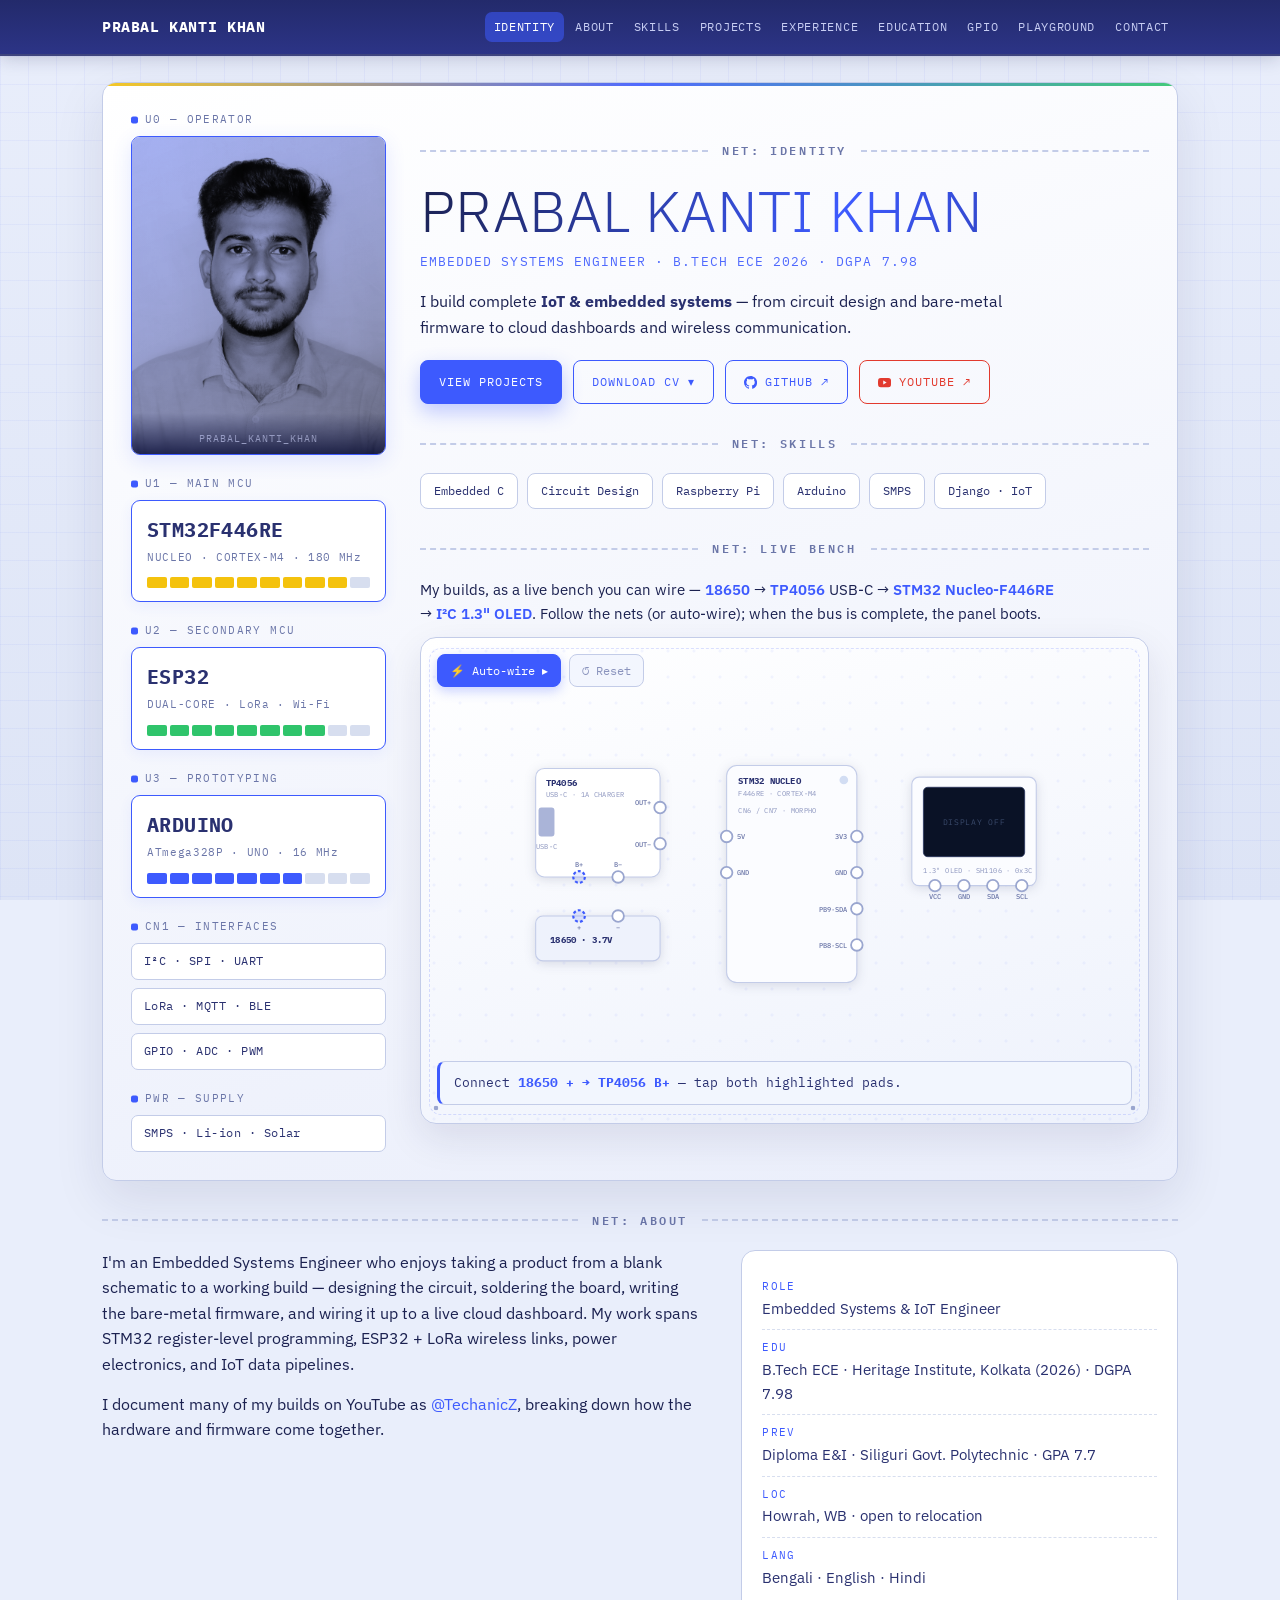
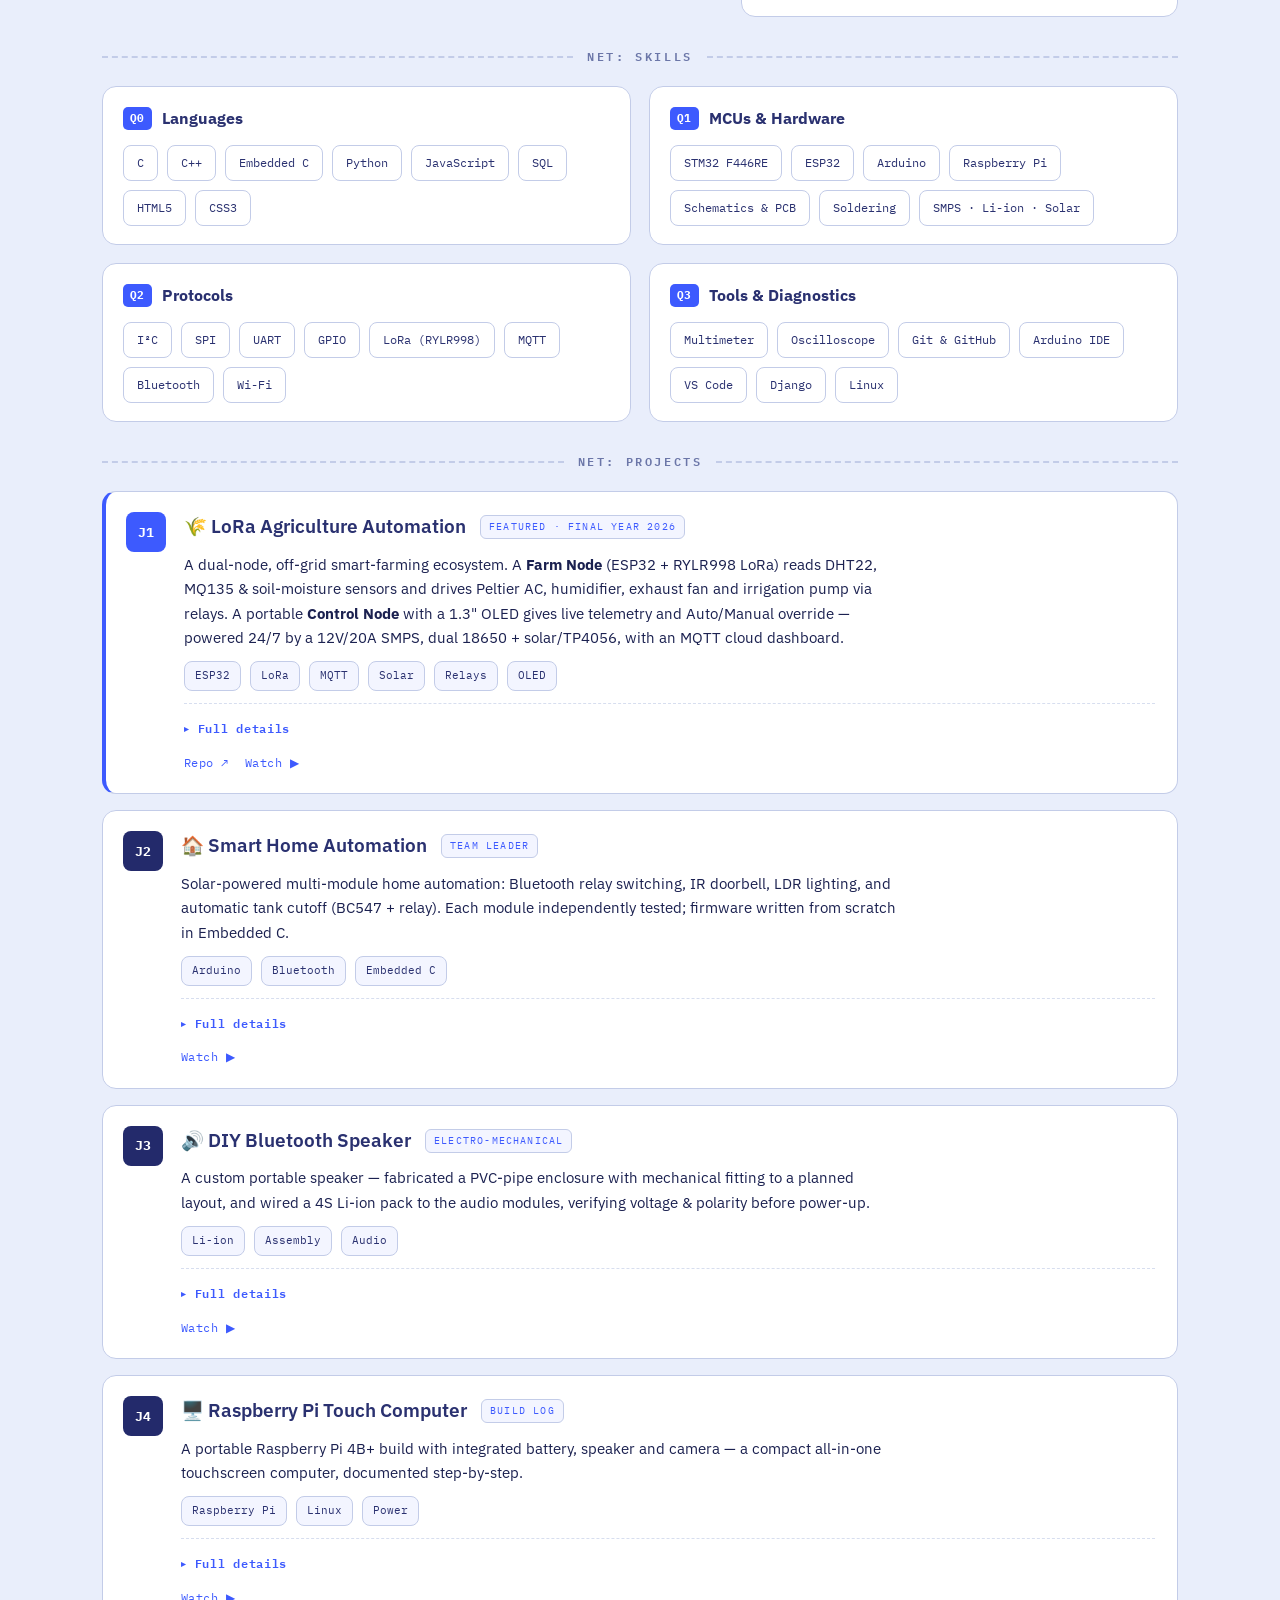
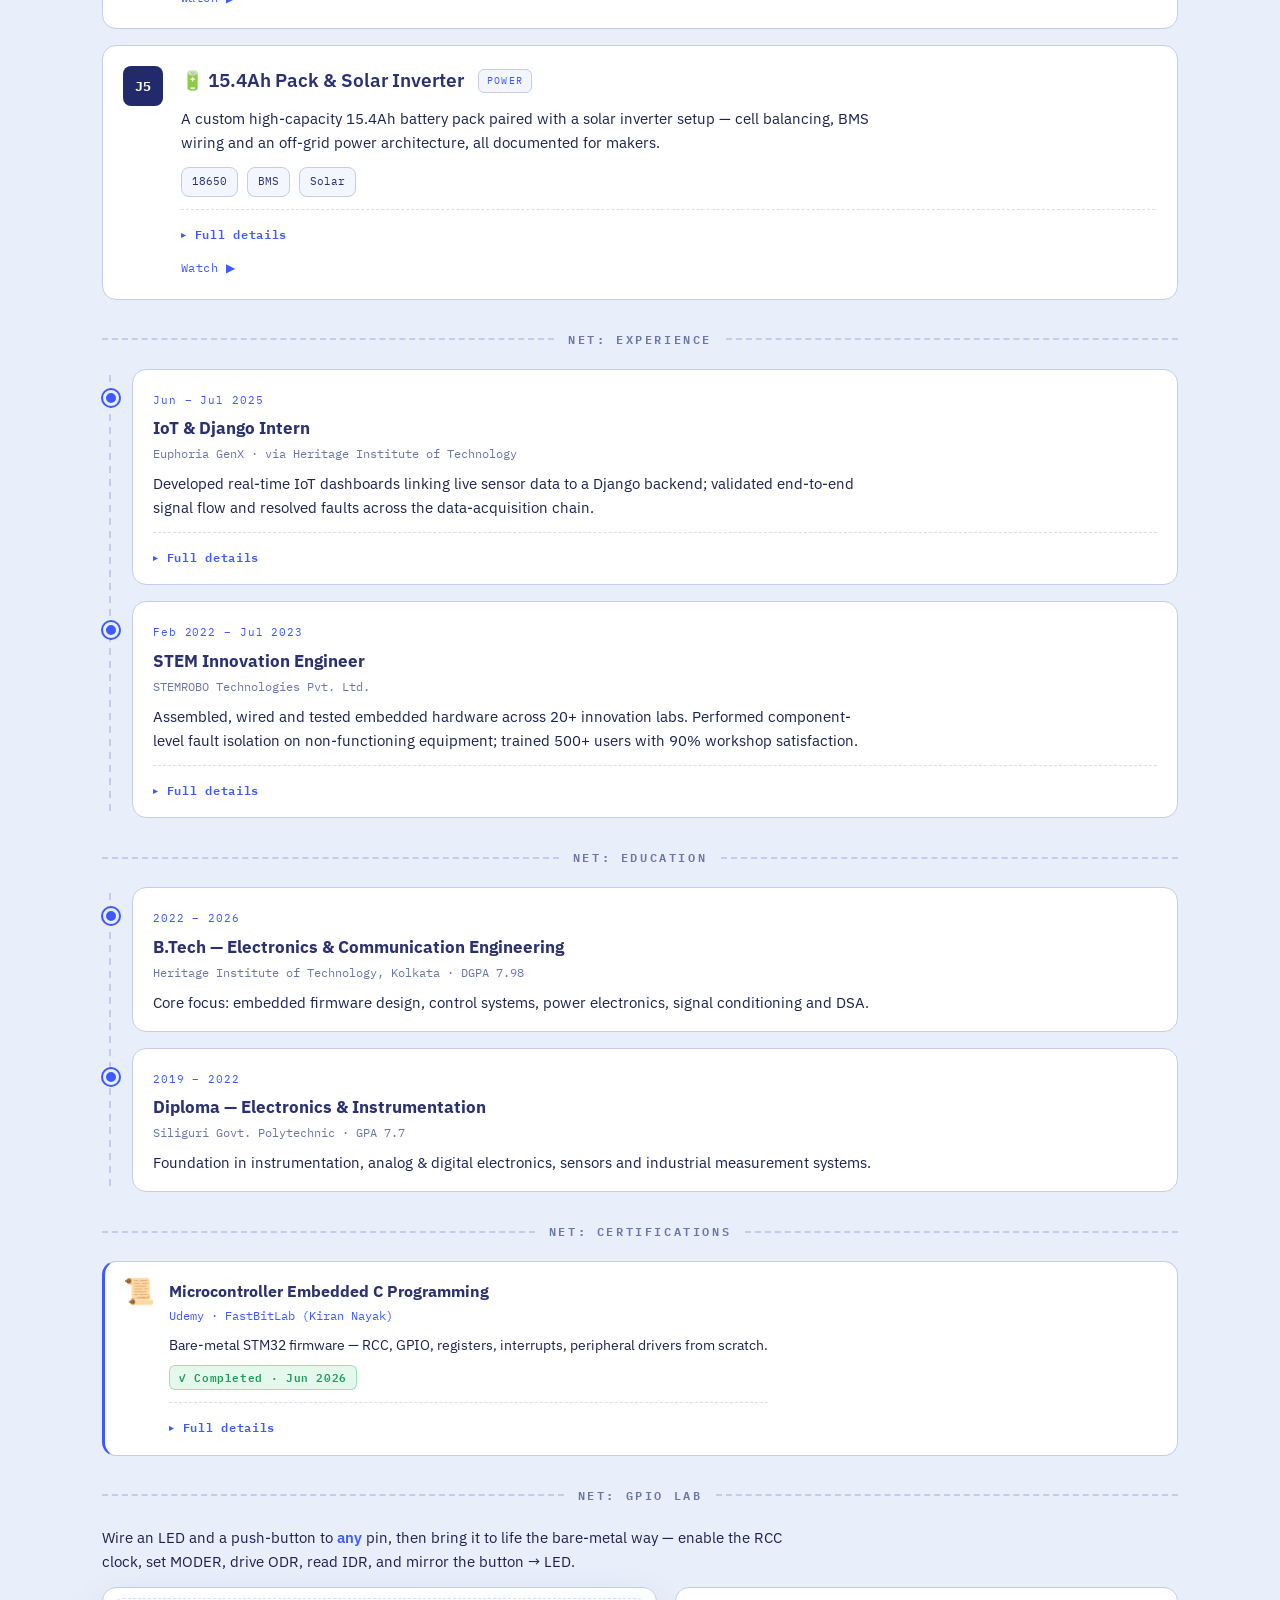
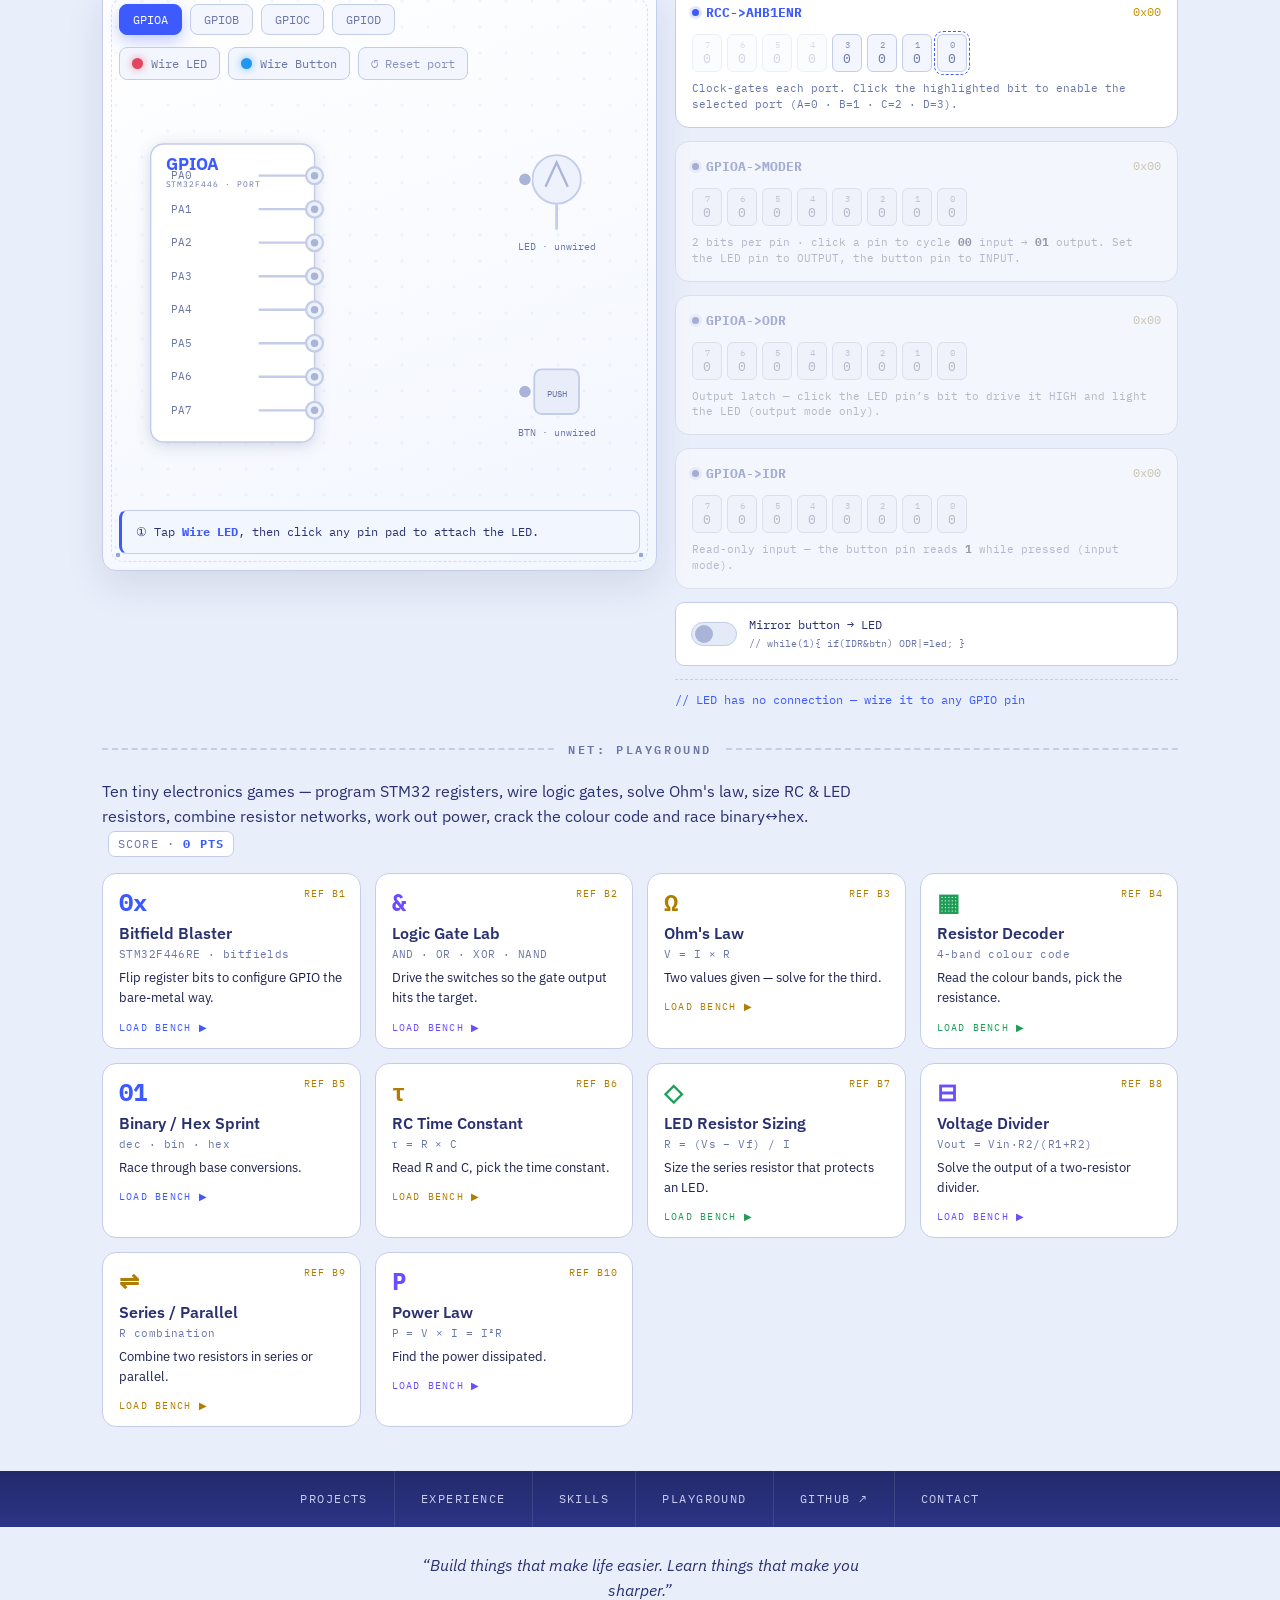
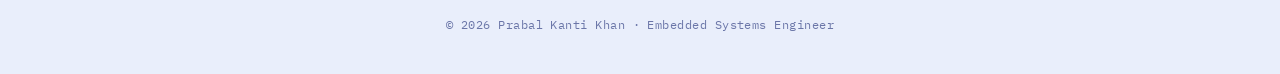
<file: index.html>
<!DOCTYPE html>
<html lang="en">
<head>
  <meta charset="UTF-8" />
  <meta name="viewport" content="width=device-width, initial-scale=1.0" />

  <!-- Primary meta -->
  <title>Prabal Kanti Khan | Embedded Systems Engineer</title>
  <meta name="description" content="Prabal Kanti Khan — Embedded Systems Engineer. PCB-blueprint portfolio showcasing STM32, ESP32, LoRa, IoT and bare-metal firmware projects. B.Tech ECE 2026." />
  <meta name="keywords" content="embedded systems, IoT developer, STM32, ESP32, LoRa, firmware, electronics engineer, portfolio" />
  <meta name="author" content="Prabal Kanti Khan" />
  <meta name="robots" content="index, follow" />
  <meta name="theme-color" content="#e9eefb" />
  <link rel="canonical" href="https://prabalkanti.dev/" />

  <!-- Open Graph -->
  <meta property="og:title" content="Prabal Kanti Khan | Embedded Systems Engineer" />
  <meta property="og:description" content="PCB-schematic portfolio — STM32, ESP32, LoRa, IoT and bare-metal firmware projects." />
  <meta property="og:image" content="https://prabalkanti.dev/assets/og-preview.png" />
  <meta property="og:image:width" content="1200" />
  <meta property="og:image:height" content="630" />
  <meta property="og:url" content="https://prabalkanti.dev/" />
  <meta property="og:type" content="website" />
  <meta property="og:site_name" content="Prabal Kanti Khan — Portfolio" />

  <!-- Twitter -->
  <meta name="twitter:card" content="summary_large_image" />
  <meta name="twitter:title" content="Prabal Kanti Khan | Embedded Systems Engineer" />
  <meta name="twitter:description" content="PCB-schematic portfolio — STM32, ESP32, LoRa, IoT and bare-metal firmware projects." />
  <meta name="twitter:image" content="https://prabalkanti.dev/assets/og-preview.png" />

  <!-- Icons -->
  <link rel="icon" type="image/svg+xml" href="assets/favicon.svg" />
  <link rel="icon" type="image/x-icon" href="favicon.ico" />
  <link rel="apple-touch-icon" href="assets/apple-touch-icon.png" />
  <link rel="manifest" href="site.webmanifest" />

  <!-- Structured data -->
  <script type="application/ld+json">
  {
    "@context": "https://schema.org",
    "@type": "Person",
    "name": "Prabal Kanti Khan",
    "jobTitle": "Embedded Systems Engineer",
    "url": "https://prabalkanti.dev",
    "email": "mailto:prabalkanti.work@gmail.com",
    "image": "https://prabalkanti.dev/assets/og-preview.png",
    "sameAs": [
      "https://linkedin.com/in/prabal-kanti-khan-84b23a223",
      "https://github.com/khanprabalkanti",
      "https://youtube.com/@TechanicZ"
    ],
    "alumniOf": {
      "@type": "CollegeOrUniversity",
      "name": "Heritage Institute of Technology"
    },
    "knowsAbout": ["Embedded Systems", "IoT", "STM32", "ESP32", "LoRa", "Firmware Development"]
  }
  </script>

  <link rel="preconnect" href="https://fonts.googleapis.com" />
  <link rel="preconnect" href="https://fonts.gstatic.com" crossorigin />
  <link href="https://fonts.googleapis.com/css2?family=IBM+Plex+Mono:wght@400;500;600;700&family=IBM+Plex+Sans:wght@200;300;400;500;600;700&display=swap" rel="stylesheet" />

  <link rel="stylesheet" href="css/style.css" />
</head>
<body>

  <!-- ====================== TOP BAR (board title block) ====================== -->
  <header class="topbar" id="topbar">
    <div class="topbar__inner">
      <a href="#identity" class="brand" aria-label="Prabal Kanti Khan — home">
        <span class="brand__name">PRABAL KANTI KHAN</span>
      </a>

      <nav class="nav" id="nav" aria-label="Primary">
        <a href="#identity">IDENTITY</a>
        <a href="#about">ABOUT</a>
        <a href="#skills">SKILLS</a>
        <a href="#projects">PROJECTS</a>
        <a href="#experience">EXPERIENCE</a>
        <a href="#education">EDUCATION</a>
        <a href="#gpio">GPIO</a>
        <a href="#playground">PLAYGROUND</a>
        <a href="contact.html">CONTACT</a>
      </nav>

      <button class="burger" id="burger" aria-label="Toggle menu" aria-expanded="false">
        <span></span><span></span><span></span>
      </button>
    </div>
  </header>

  <main class="board">

    <!-- ====================== HERO BOARD ====================== -->
    <section class="hero" id="identity">
      <!-- left: component sidebar -->
      <aside class="sidebar" aria-label="Board components">
        <div class="comp">
          <span class="comp__ref">U0 — OPERATOR</span>
          <figure class="photo">
            <img src="assets/pkk-img.jpg" alt="Portrait of Prabal Kanti Khan, embedded systems engineer"
                 width="1339" height="1786" loading="lazy" decoding="async" />
            <figcaption class="photo__cap">PRABAL_KANTI_KHAN</figcaption>
          </figure>
        </div>

        <div class="comp">
          <span class="comp__ref">U1 — MAIN MCU</span>
          <div class="comp__card">
            <h3 class="comp__name">STM32F446RE</h3>
            <p class="comp__spec">NUCLEO · CORTEX-M4 · 180 MHz</p>
            <div class="gauge gauge--gold" aria-hidden="true">
              <i></i><i></i><i></i><i></i><i></i><i></i><i></i><i></i><i></i><i class="off"></i>
            </div>
          </div>
        </div>

        <div class="comp">
          <span class="comp__ref">U2 — SECONDARY MCU</span>
          <div class="comp__card">
            <h3 class="comp__name">ESP32</h3>
            <p class="comp__spec">DUAL-CORE · LoRa · Wi-Fi</p>
            <div class="gauge gauge--green" aria-hidden="true">
              <i></i><i></i><i></i><i></i><i></i><i></i><i></i><i></i><i class="off"></i><i class="off"></i>
            </div>
          </div>
        </div>

        <div class="comp">
          <span class="comp__ref">U3 — PROTOTYPING</span>
          <div class="comp__card">
            <h3 class="comp__name">ARDUINO</h3>
            <p class="comp__spec">ATmega328P · UNO · 16 MHz</p>
            <div class="gauge gauge--blue" aria-hidden="true">
              <i></i><i></i><i></i><i></i><i></i><i></i><i></i><i class="off"></i><i class="off"></i><i class="off"></i>
            </div>
          </div>
        </div>

        <div class="comp">
          <span class="comp__ref">CN1 — INTERFACES</span>
          <div class="comp__pins">
            <span class="pinrow">I²C · SPI · UART</span>
            <span class="pinrow">LoRa · MQTT · BLE</span>
            <span class="pinrow">GPIO · ADC · PWM</span>
          </div>
        </div>

        <div class="comp">
          <span class="comp__ref">PWR — SUPPLY</span>
          <div class="comp__pins">
            <span class="pinrow">SMPS · Li-ion · Solar</span>
          </div>
        </div>
      </aside>

      <!-- right: identity + preview -->
      <div class="hero__main">
        <div class="net"><span class="net__label">NET: IDENTITY</span></div>

        <h1 class="display">PRABAL KANTI KHAN</h1>
        <p class="subtitle">EMBEDDED SYSTEMS ENGINEER · B.TECH ECE 2026 · DGPA 7.98</p>
        <p class="lede">
          I build complete <strong>IoT &amp; embedded systems</strong> — from circuit design and
          bare-metal firmware to cloud dashboards and wireless communication.
        </p>
        <div class="hero__btns">
          <a href="#projects" class="btn btn--solid">VIEW PROJECTS</a>
          <a href="assets/Prabal_Kanti_Khan_Resume.pdf" class="btn btn--ghost" download>DOWNLOAD CV ▾</a>
          <a href="https://github.com/khanprabalkanti" class="btn btn--ghost btn--icon" target="_blank" rel="noopener" aria-label="GitHub profile">
            <svg viewBox="0 0 16 16" aria-hidden="true" focusable="false"><path fill="currentColor" fill-rule="evenodd" d="M8 0C3.58 0 0 3.58 0 8c0 3.54 2.29 6.53 5.47 7.59.4.07.55-.17.55-.38 0-.19-.01-.82-.01-1.49-2.01.37-2.53-.49-2.69-.94-.09-.23-.48-.94-.82-1.13-.28-.15-.68-.52-.01-.53.63-.01 1.08.58 1.23.82.72 1.21 1.87.87 2.33.66.07-.52.28-.87.51-1.07-1.78-.2-3.64-.89-3.64-3.95 0-.87.31-1.59.82-2.15-.08-.2-.36-1.02.08-2.12 0 0 .67-.21 2.2.82.64-.18 1.32-.27 2-.27.68 0 1.36.09 2 .27 1.53-1.04 2.2-.82 2.2-.82.44 1.1.16 1.92.08 2.12.51.56.82 1.27.82 2.15 0 3.07-1.87 3.75-3.65 3.95.29.25.54.73.54 1.48 0 1.07-.01 1.93-.01 2.2 0 .21.15.46.55.38A8.013 8.013 0 0 0 16 8c0-4.42-3.58-8-8-8Z"/></svg>
            <span>GITHUB ↗</span>
          </a>
          <a href="https://www.youtube.com/@TechanicZ" class="btn btn--ghost btn--icon btn--yt" target="_blank" rel="noopener" aria-label="YouTube channel">
            <svg viewBox="0 0 24 24" aria-hidden="true" focusable="false"><path fill="currentColor" d="M23.5 6.19a3.02 3.02 0 0 0-2.12-2.14C19.5 3.55 12 3.55 12 3.55s-7.5 0-9.38.5A3.02 3.02 0 0 0 .5 6.19C0 8.08 0 12 0 12s0 3.92.5 5.81a3.02 3.02 0 0 0 2.12 2.14c1.88.5 9.38.5 9.38.5s7.5 0 9.38-.5a3.02 3.02 0 0 0 2.12-2.14C24 15.92 24 12 24 12s0-3.92-.5-5.81ZM9.6 15.6V8.4l6.2 3.6-6.2 3.6Z"/></svg>
            <span>YOUTUBE ↗</span>
          </a>
        </div>

        <div class="net"><span class="net__label">NET: SKILLS</span></div>
        <div class="chips chips--hero">
          <span>Embedded C</span><span>Circuit Design</span><span>Raspberry Pi</span>
          <span>Arduino</span><span>SMPS</span><span>Django · IoT</span>
        </div>

        <div class="net"><span class="net__label">NET: LIVE BENCH</span></div>
        <div class="hero-bench" id="bench">
          <p class="hero-bench__intro">My builds, as a live bench you can wire — <em>18650</em> → <em>TP4056</em> USB-C → <em>STM32 Nucleo-F446RE</em> → <em>I²C 1.3" OLED</em>. Follow the nets (or auto-wire); when the bus is complete, the panel boots.</p>
          <div class="simlab">
            <div class="simlab__scene">
              <div class="simlab__tools">
                <button class="gtool" id="sim-auto" type="button">⚡ Auto-wire ▸</button>
                <button class="gtool gtool--ghost" id="sim-reset" type="button">↺ Reset</button>
              </div>

              <svg id="sim-svg" viewBox="0 0 760 470" preserveAspectRatio="xMidYMid meet" aria-label="Bench wiring simulation: connect 18650, TP4056 charger, STM32 Nucleo and an I2C OLED">
                <g id="sim-wires"></g>

                <!-- TP4056 -->
                <g class="sc">
                  <rect x="36" y="96" width="172" height="150" rx="12" class="sc__body"/>
                  <text x="50" y="120" class="sc__lbl">TP4056</text>
                  <text x="50" y="136" class="sc__sub">USB-C · 1A CHARGER</text>
                  <rect x="40" y="150" width="22" height="40" rx="4" class="sc__usbc"/>
                  <text x="51" y="208" text-anchor="middle" class="sc__sub">USB-C</text>
                  <circle id="p-tp-outplus"  class="pad" cx="208" cy="150" r="8"/><text x="196" y="146" text-anchor="end" class="pad__t">OUT+</text>
                  <circle id="p-tp-outminus" class="pad" cx="208" cy="200" r="8"/><text x="196" y="204" text-anchor="end" class="pad__t">OUT−</text>
                  <circle id="p-tp-bplus"  class="pad" cx="96"  cy="246" r="8"/><text x="96"  y="232" text-anchor="middle" class="pad__t">B+</text>
                  <circle id="p-tp-bminus" class="pad" cx="150" cy="246" r="8"/><text x="150" y="232" text-anchor="middle" class="pad__t">B−</text>
                </g>

                <!-- 18650 cell -->
                <g class="sc">
                  <rect x="36" y="300" width="172" height="62" rx="10" class="sc__cell"/>
                  <text x="56" y="338" class="sc__lbl sc__lbl--cell">18650 · 3.7V</text>
                  <circle id="p-bat-plus"  class="pad" cx="96"  cy="300" r="8"/><text x="96"  y="320" text-anchor="middle" class="pad__t">+</text>
                  <circle id="p-bat-minus" class="pad" cx="150" cy="300" r="8"/><text x="150" y="320" text-anchor="middle" class="pad__t">−</text>
                </g>

                <!-- STM32 Nucleo -->
                <g class="sc">
                  <rect x="300" y="92" width="180" height="300" rx="14" class="sc__board"/>
                  <text x="316" y="118" class="sc__lbl">STM32 NUCLEO</text>
                  <text x="316" y="134" class="sc__sub">F446RE · CORTEX-M4</text>
                  <circle id="sim-pwrled" cx="462" cy="112" r="6" class="sc__pwrled"/>
                  <text x="316" y="158" class="sc__sub">CN6 / CN7 · MORPHO</text>
                  <circle id="p-nu-5v"   class="pad" cx="300" cy="190" r="8"/><text x="314" y="194" class="pad__t">5V</text>
                  <circle id="p-nu-gndl" class="pad" cx="300" cy="240" r="8"/><text x="314" y="244" class="pad__t">GND</text>
                  <circle id="p-nu-3v3"  class="pad" cx="480" cy="190" r="8"/><text x="466" y="194" text-anchor="end" class="pad__t">3V3</text>
                  <circle id="p-nu-gndr" class="pad" cx="480" cy="240" r="8"/><text x="466" y="244" text-anchor="end" class="pad__t">GND</text>
                  <circle id="p-nu-pb9"  class="pad" cx="480" cy="290" r="8"/><text x="466" y="294" text-anchor="end" class="pad__t">PB9·SDA</text>
                  <circle id="p-nu-pb8"  class="pad" cx="480" cy="340" r="8"/><text x="466" y="344" text-anchor="end" class="pad__t">PB8·SCL</text>
                </g>

                <!-- 1.3" OLED -->
                <g class="sc">
                  <rect x="556" y="108" width="172" height="150" rx="10" class="sc__oled"/>
                  <rect x="572" y="122" width="140" height="96" rx="4" class="oled-screen"/>
                  <text id="sim-off" x="642" y="174" text-anchor="middle" class="oled-off">DISPLAY OFF</text>
                  <text id="sim-l1" x="582" y="144" class="oled-line"></text>
                  <text id="sim-l2" x="582" y="164" class="oled-line"></text>
                  <text id="sim-l3" x="582" y="184" class="oled-line"></text>
                  <text id="sim-l4" x="582" y="204" class="oled-line"></text>
                  <text x="572" y="240" class="sc__sub">1.3" OLED · SH1106 · 0x3C</text>
                  <circle id="p-ol-vcc" class="pad" cx="588" cy="258" r="8"/><text x="588" y="276" text-anchor="middle" class="pad__t">VCC</text>
                  <circle id="p-ol-gnd" class="pad" cx="628" cy="258" r="8"/><text x="628" y="276" text-anchor="middle" class="pad__t">GND</text>
                  <circle id="p-ol-sda" class="pad" cx="668" cy="258" r="8"/><text x="668" y="276" text-anchor="middle" class="pad__t">SDA</text>
                  <circle id="p-ol-scl" class="pad" cx="708" cy="258" r="8"/><text x="708" y="276" text-anchor="middle" class="pad__t">SCL</text>
                </g>
              </svg>

              <div class="glab__hint" id="sim-hint" role="status" aria-live="polite">// tap the two highlighted pads to make the first connection</div>
            </div>
          </div>
        </div>

      </div>
    </section>

    <!-- ====================== ABOUT ====================== -->
    <section class="section" id="about">
      <div class="net"><span class="net__label">NET: ABOUT</span></div>
      <div class="about">
        <div class="about__bio">
          <p>
            I'm an Embedded Systems Engineer who enjoys taking a product from a blank schematic to a
            working build — designing the circuit, soldering the board, writing the bare-metal firmware,
            and wiring it up to a live cloud dashboard. My work spans STM32 register-level programming,
            ESP32 + LoRa wireless links, power electronics, and IoT data pipelines.
          </p>
          <p>
            I document many of my builds on YouTube as
            <a href="https://www.youtube.com/@TechanicZ" target="_blank" rel="noopener">@TechanicZ</a>,
            breaking down how the hardware and firmware come together.
          </p>
        </div>
        <dl class="facts">
          <div class="fact"><dt>ROLE</dt><dd>Embedded Systems &amp; IoT Engineer</dd></div>
          <div class="fact"><dt>EDU</dt><dd>B.Tech ECE · Heritage Institute, Kolkata (2026) · DGPA 7.98</dd></div>
          <div class="fact"><dt>PREV</dt><dd>Diploma E&amp;I · Siliguri Govt. Polytechnic · GPA 7.7</dd></div>
          <div class="fact"><dt>LOC</dt><dd>Howrah, WB · open to relocation</dd></div>
          <div class="fact"><dt>LANG</dt><dd>Bengali · English · Hindi</dd></div>
        </dl>
      </div>
    </section>

    <!-- ====================== SKILLS ====================== -->
    <section class="section" id="skills">
      <div class="net"><span class="net__label">NET: SKILLS</span></div>
      <div class="skillgrid">
        <article class="skillbank">
          <h3 class="skillbank__h"><span class="skillbank__q">Q0</span> Languages</h3>
          <div class="chips">
            <span>C</span><span>C++</span><span>Embedded C</span><span>Python</span>
            <span>JavaScript</span><span>SQL</span><span>HTML5</span><span>CSS3</span>
          </div>
        </article>
        <article class="skillbank">
          <h3 class="skillbank__h"><span class="skillbank__q">Q1</span> MCUs &amp; Hardware</h3>
          <div class="chips">
            <span>STM32 F446RE</span><span>ESP32</span><span>Arduino</span><span>Raspberry Pi</span>
            <span>Schematics &amp; PCB</span><span>Soldering</span><span>SMPS · Li-ion · Solar</span>
          </div>
        </article>
        <article class="skillbank">
          <h3 class="skillbank__h"><span class="skillbank__q">Q2</span> Protocols</h3>
          <div class="chips">
            <span>I²C</span><span>SPI</span><span>UART</span><span>GPIO</span>
            <span>LoRa (RYLR998)</span><span>MQTT</span><span>Bluetooth</span><span>Wi-Fi</span>
          </div>
        </article>
        <article class="skillbank">
          <h3 class="skillbank__h"><span class="skillbank__q">Q3</span> Tools &amp; Diagnostics</h3>
          <div class="chips">
            <span>Multimeter</span><span>Oscilloscope</span><span>Git &amp; GitHub</span>
            <span>Arduino IDE</span><span>VS Code</span><span>Django</span><span>Linux</span>
          </div>
        </article>
      </div>
    </section>

    <!-- ====================== PROJECTS ====================== -->
    <section class="section" id="projects">
      <div class="net"><span class="net__label">NET: PROJECTS</span></div>
      <div class="projects">

        <article class="pcard pcard--feature">
          <span class="pcard__j">J1</span>
          <div class="pcard__head">
            <h3 class="pcard__title">🌾 LoRa Agriculture Automation</h3>
            <span class="pcard__tag">FEATURED · FINAL YEAR 2026</span>
          </div>
          <p class="pcard__desc">
            A dual-node, off-grid smart-farming ecosystem. A <strong>Farm Node</strong> (ESP32 + RYLR998 LoRa)
            reads DHT22, MQ135 &amp; soil-moisture sensors and drives Peltier AC, humidifier, exhaust fan and
            irrigation pump via relays. A portable <strong>Control Node</strong> with a 1.3" OLED gives live
            telemetry and Auto/Manual override — powered 24/7 by a 12V/20A SMPS, dual 18650 + solar/TP4056,
            with an MQTT cloud dashboard.
          </p>
          <div class="chips chips--tag"><span>ESP32</span><span>LoRa</span><span>MQTT</span><span>Solar</span><span>Relays</span><span>OLED</span></div>
          <details class="more">
            <summary>Full details</summary>
            <div class="more__body">
              <ul class="more__list">
                <li><b>Architecture:</b> a <b>Farm Node</b> (ESP32 + RYLR998 LoRa) and a portable <b>Control Node</b> (ESP32 + 1.3" OLED) linked over long-range LoRa — no Wi-Fi dependency in the field.</li>
                <li><b>Sensing:</b> DHT22 (temperature/humidity), MQ135 (air quality) and capacitive soil-moisture, sampled continuously on the farm node.</li>
                <li><b>Actuation:</b> relay-driven Peltier AC, humidifier, exhaust fan and irrigation pump, switched on sensor thresholds.</li>
                <li><b>Control:</b> Auto mode with thresholds plus a Manual override surfaced on the OLED control node.</li>
                <li><b>Power:</b> 24/7 operation from a 12V/20A SMPS, dual 18650 + solar with TP4056 charging for outage ride-through.</li>
                <li><b>Cloud:</b> MQTT telemetry streamed to a live dashboard for remote monitoring.</li>
                <li><span class="k">role</span> — end-to-end: circuit design, firmware (Embedded C), power system and cloud integration.</li>
              </ul>
            </div>
          </details>
          <div class="pcard__links">
            <a href="https://github.com/khanprabalkanti/AgriSmart-2026-HITK-Project" target="_blank" rel="noopener">Repo ↗</a>
            <a href="https://www.youtube.com/@TechanicZ" target="_blank" rel="noopener">Watch ▶</a>
          </div>
        </article>

        <article class="pcard">
          <span class="pcard__j">J2</span>
          <div class="pcard__head">
            <h3 class="pcard__title">🏠 Smart Home Automation</h3>
            <span class="pcard__tag">TEAM LEADER</span>
          </div>
          <p class="pcard__desc">
            Solar-powered multi-module home automation: Bluetooth relay switching, IR doorbell, LDR lighting,
            and automatic tank cutoff (BC547 + relay). Each module independently tested; firmware written from
            scratch in Embedded C.
          </p>
          <div class="chips chips--tag"><span>Arduino</span><span>Bluetooth</span><span>Embedded C</span></div>
          <details class="more">
            <summary>Full details</summary>
            <div class="more__body">
              <ul class="more__list">
                <li><b>Modules:</b> Bluetooth relay switching, IR doorbell, LDR-based automatic lighting, and an automatic tank cutoff using a BC547 transistor driving a relay.</li>
                <li><b>Power:</b> solar-powered supply feeding the multi-module bus.</li>
                <li><b>Process:</b> each module independently bench-tested before integration; firmware written from scratch in Embedded C.</li>
                <li><span class="k">role</span> — team leader, coordinating module design and integration.</li>
              </ul>
            </div>
          </details>
          <div class="pcard__links"><a href="https://www.youtube.com/@TechanicZ" target="_blank" rel="noopener">Watch ▶</a></div>
        </article>

        <article class="pcard">
          <span class="pcard__j">J3</span>
          <div class="pcard__head">
            <h3 class="pcard__title">🔊 DIY Bluetooth Speaker</h3>
            <span class="pcard__tag">ELECTRO-MECHANICAL</span>
          </div>
          <p class="pcard__desc">
            A custom portable speaker — fabricated a PVC-pipe enclosure with mechanical fitting to a planned
            layout, and wired a 4S Li-ion pack to the audio modules, verifying voltage &amp; polarity before
            power-up.
          </p>
          <div class="chips chips--tag"><span>Li-ion</span><span>Assembly</span><span>Audio</span></div>
          <details class="more">
            <summary>Full details</summary>
            <div class="more__body">
              <ul class="more__list">
                <li><b>Enclosure:</b> fabricated a PVC-pipe body, mechanically fitted to a planned layout for the drivers and electronics.</li>
                <li><b>Power:</b> wired a 4S Li-ion pack to the audio modules, verifying voltage &amp; polarity before first power-up.</li>
                <li><span class="k">focus</span> — hands-on electro-mechanical assembly and safe battery integration.</li>
              </ul>
            </div>
          </details>
          <div class="pcard__links"><a href="https://www.youtube.com/@TechanicZ" target="_blank" rel="noopener">Watch ▶</a></div>
        </article>

        <article class="pcard">
          <span class="pcard__j">J4</span>
          <div class="pcard__head">
            <h3 class="pcard__title">🖥️ Raspberry Pi Touch Computer</h3>
            <span class="pcard__tag">BUILD LOG</span>
          </div>
          <p class="pcard__desc">
            A portable Raspberry Pi 4B+ build with integrated battery, speaker and camera — a compact
            all-in-one touchscreen computer, documented step-by-step.
          </p>
          <div class="chips chips--tag"><span>Raspberry Pi</span><span>Linux</span><span>Power</span></div>
          <details class="more">
            <summary>Full details</summary>
            <div class="more__body">
              <ul class="more__list">
                <li><b>Build:</b> a portable Raspberry Pi 4B+ with an integrated battery, speaker and camera in one compact touchscreen unit.</li>
                <li><b>Software:</b> Linux-based all-in-one, configured for a self-contained touch workflow.</li>
                <li><span class="k">output</span> — documented step-by-step as a maker build log.</li>
              </ul>
            </div>
          </details>
          <div class="pcard__links"><a href="https://www.youtube.com/@TechanicZ" target="_blank" rel="noopener">Watch ▶</a></div>
        </article>

        <article class="pcard">
          <span class="pcard__j">J5</span>
          <div class="pcard__head">
            <h3 class="pcard__title">🔋 15.4Ah Pack &amp; Solar Inverter</h3>
            <span class="pcard__tag">POWER</span>
          </div>
          <p class="pcard__desc">
            A custom high-capacity 15.4Ah battery pack paired with a solar inverter setup — cell balancing,
            BMS wiring and an off-grid power architecture, all documented for makers.
          </p>
          <div class="chips chips--tag"><span>18650</span><span>BMS</span><span>Solar</span></div>
          <details class="more">
            <summary>Full details</summary>
            <div class="more__body">
              <ul class="more__list">
                <li><b>Pack:</b> a custom 15.4Ah 18650 pack with cell balancing and BMS wiring for safe charge/discharge.</li>
                <li><b>System:</b> paired with a solar inverter to form an off-grid power architecture.</li>
                <li><span class="k">output</span> — fully documented for makers building their own packs.</li>
              </ul>
            </div>
          </details>
          <div class="pcard__links"><a href="https://www.youtube.com/@TechanicZ" target="_blank" rel="noopener">Watch ▶</a></div>
        </article>

      </div>
    </section>

    <!-- ====================== EXPERIENCE ====================== -->
    <section class="section" id="experience">
      <div class="net"><span class="net__label">NET: EXPERIENCE</span></div>
      <div class="timeline">
        <div class="tl-item">
          <span class="tl-bus" aria-hidden="true"></span>
          <span class="tl-date">Jun – Jul 2025</span>
          <h3 class="tl-title">IoT &amp; Django Intern</h3>
          <p class="tl-org">Euphoria GenX · via Heritage Institute of Technology</p>
          <p class="tl-desc">Developed real-time IoT dashboards linking live sensor data to a Django backend; validated end-to-end signal flow and resolved faults across the data-acquisition chain.</p>
          <details class="more">
            <summary>Full details</summary>
            <div class="more__body">
              <ul class="more__list">
                <li><b>Dashboards:</b> built real-time IoT dashboards binding live sensor streams to a Django backend.</li>
                <li><b>Validation:</b> traced end-to-end signal flow from sensor → MCU → backend → UI to confirm data integrity.</li>
                <li><b>Debugging:</b> isolated and resolved faults across the data-acquisition chain.</li>
                <li><span class="k">stack</span> — Python · Django · IoT sensor integration.</li>
              </ul>
            </div>
          </details>
        </div>
        <div class="tl-item">
          <span class="tl-bus" aria-hidden="true"></span>
          <span class="tl-date">Feb 2022 – Jul 2023</span>
          <h3 class="tl-title">STEM Innovation Engineer</h3>
          <p class="tl-org">STEMROBO Technologies Pvt. Ltd.</p>
          <p class="tl-desc">Assembled, wired and tested embedded hardware across 20+ innovation labs. Performed component-level fault isolation on non-functioning equipment; trained 500+ users with 90% workshop satisfaction.</p>
          <details class="more">
            <summary>Full details</summary>
            <div class="more__body">
              <ul class="more__list">
                <li><b>Deployment:</b> assembled, wired and tested embedded hardware across 20+ STEM innovation labs.</li>
                <li><b>Repair:</b> performed component-level fault isolation on non-functioning equipment to bring it back online.</li>
                <li><b>Training:</b> trained 500+ users and ran workshops with a 90% satisfaction rating.</li>
                <li><span class="k">skills</span> — hands-on hardware bring-up, debugging, technical instruction.</li>
              </ul>
            </div>
          </details>
        </div>
      </div>
    </section>

    <!-- ====================== EDUCATION ====================== -->
    <section class="section" id="education">
      <div class="net"><span class="net__label">NET: EDUCATION</span></div>
      <div class="timeline">
        <div class="tl-item">
          <span class="tl-bus" aria-hidden="true"></span>
          <span class="tl-date">2022 – 2026</span>
          <h3 class="tl-title">B.Tech — Electronics &amp; Communication Engineering</h3>
          <p class="tl-org">Heritage Institute of Technology, Kolkata · DGPA 7.98</p>
          <p class="tl-desc">Core focus: embedded firmware design, control systems, power electronics, signal conditioning and DSA.</p>
        </div>
        <div class="tl-item">
          <span class="tl-bus" aria-hidden="true"></span>
          <span class="tl-date">2019 – 2022</span>
          <h3 class="tl-title">Diploma — Electronics &amp; Instrumentation</h3>
          <p class="tl-org">Siliguri Govt. Polytechnic · GPA 7.7</p>
          <p class="tl-desc">Foundation in instrumentation, analog &amp; digital electronics, sensors and industrial measurement systems.</p>
        </div>
      </div>
    </section>

    <!-- ====================== CERTIFICATIONS ====================== -->
    <section class="section" id="certs">
      <div class="net"><span class="net__label">NET: CERTIFICATIONS</span></div>
      <div class="certs">
        <article class="cert">
          <span class="cert__ic">📜</span>
          <div class="cert__body">
            <h3 class="cert__title">Microcontroller Embedded C Programming</h3>
            <p class="cert__org">Udemy · FastBitLab (Kiran Nayak)</p>
            <p class="cert__desc">Bare-metal STM32 firmware — RCC, GPIO, registers, interrupts, peripheral drivers from scratch.</p>
            <span class="cert__date">✓ Completed · Jun 2026</span>
            <details class="more">
              <summary>Full details</summary>
              <div class="more__body">
                <ul class="more__list">
                  <li><b>Clocks:</b> RCC clock tree configuration and peripheral clock gating (AHB/APB).</li>
                  <li><b>GPIO:</b> register-level MODER/OTYPER/ODR/IDR programming — no HAL.</li>
                  <li><b>Interrupts:</b> EXTI &amp; the NVIC, ISR handling and priorities.</li>
                  <li><b>Peripherals:</b> UART, SPI, I²C and timers driven from the datasheet.</li>
                  <li><b>Drivers:</b> writing reusable bare-metal peripheral drivers from scratch on STM32.</li>
                </ul>
              </div>
            </details>
          </div>
        </article>
      </div>
    </section>

    <!-- ====================== GPIO LAB — BARE-METAL REGISTERS ====================== -->
    <section class="section gpio-section" id="gpio">
      <div class="net"><span class="net__label">NET: GPIO LAB</span></div>
      <p class="gpio-intro">Wire an LED and a push-button to <em>any</em> pin, then bring it to life the bare-metal way — enable the RCC clock, set MODER, drive ODR, read IDR, and mirror the button → LED.</p>
      <div class="glab">
        <!-- physical scene -->
        <div class="glab__scene">
          <div class="glab__ports" id="g-ports" role="tablist" aria-label="GPIO port">
            <button class="gport on" data-port="A" role="tab">GPIOA</button>
            <button class="gport" data-port="B" role="tab">GPIOB</button>
            <button class="gport" data-port="C" role="tab">GPIOC</button>
            <button class="gport" data-port="D" role="tab">GPIOD</button>
          </div>
          <div class="glab__tools">
            <button class="gtool" id="tool-led" type="button"><span class="gtool__dot gtool__dot--led"></span> Wire LED</button>
            <button class="gtool" id="tool-btn" type="button"><span class="gtool__dot gtool__dot--btn"></span> Wire Button</button>
            <button class="gtool gtool--ghost" id="tool-reset" type="button">↺ Reset port</button>
          </div>
          <svg id="g-svg" viewBox="0 0 560 430" preserveAspectRatio="xMidYMid meet" aria-label="GPIO wiring scene: a microcontroller port with eight pins, plus an LED and a push button you connect to any pin">
            <g id="g-wires"></g>
            <rect x="34" y="58" width="176" height="320" rx="14" class="gchip"/>
            <text x="50" y="86" class="gchip__lbl" id="g-chip-lbl">GPIOA</text>
            <text x="50" y="104" class="gchip__sub">STM32F446 · PORT</text>
            <g id="g-pads"></g>
            <g id="g-led" class="gcomp">
              <line x1="470" y1="120" x2="470" y2="150" class="gcomp__lead"/>
              <circle cx="470" cy="96" r="26" class="gled__bulb"/>
              <path d="M458 104 L470 78 L482 104" class="gled__fil"/>
              <text x="470" y="172" text-anchor="middle" class="gcomp__lbl" id="g-led-lbl">LED · unwired</text>
              <circle cx="436" cy="96" r="7" class="gcomp__anchor" id="g-led-anchor"/>
            </g>
            <g id="g-btn" class="gcomp">
              <rect x="446" y="300" width="48" height="48" rx="8" class="gbtn__cap" id="g-btn-cap"/>
              <text x="470" y="330" text-anchor="middle" class="gbtn__txt">PUSH</text>
              <text x="470" y="372" text-anchor="middle" class="gcomp__lbl" id="g-btn-lbl">BTN · unwired</text>
              <circle cx="436" cy="324" r="7" class="gcomp__anchor" id="g-btn-anchor"/>
            </g>
          </svg>
          <div class="glab__hint" id="g-hint" role="status" aria-live="polite">// select a port, then tap “Wire LED” and a pin</div>
        </div>

        <!-- registers -->
        <div class="glab__regs">
          <div class="greg" id="greg-rcc">
            <div class="greg__row"><span class="greg__name">RCC-&gt;AHB1ENR</span><span class="greg__hex" id="g-rcc-hex">0x00</span></div>
            <div class="greg__bits" id="g-rcc" role="group" aria-label="RCC AHB1ENR clock-enable bits"></div>
            <p class="greg__hint">Clock-gates each port. Click the highlighted bit to enable the selected port (A=0 · B=1 · C=2 · D=3).</p>
          </div>
          <div class="greg" id="greg-moder" data-locked>
            <div class="greg__row"><span class="greg__name" id="g-moder-name">GPIOA-&gt;MODER</span><span class="greg__hex" id="g-moder-hex">0x0000</span></div>
            <div class="greg__bits" id="g-moder" role="group" aria-label="GPIO MODER pin-mode bits"></div>
            <p class="greg__hint">2 bits per pin · click a pin to cycle <b>00</b> input → <b>01</b> output. Set the LED pin to OUTPUT, the button pin to INPUT.</p>
          </div>
          <div class="greg" id="greg-odr" data-locked>
            <div class="greg__row"><span class="greg__name" id="g-odr-name">GPIOA-&gt;ODR</span><span class="greg__hex" id="g-odr-hex">0x00</span></div>
            <div class="greg__bits" id="g-odr" role="group" aria-label="GPIO ODR output-data bits"></div>
            <p class="greg__hint">Output latch — click the LED pin’s bit to drive it HIGH and light the LED (output mode only).</p>
          </div>
          <div class="greg" id="greg-idr">
            <div class="greg__row"><span class="greg__name" id="g-idr-name">GPIOA-&gt;IDR</span><span class="greg__hex" id="g-idr-hex">0x00</span></div>
            <div class="greg__bits" id="g-idr" role="group" aria-label="GPIO IDR input-data bits (read-only)"></div>
            <p class="greg__hint">Read-only input — the button pin reads <b>1</b> while pressed (input mode).</p>
          </div>
          <label class="gmirror"><input type="checkbox" id="g-link"><span class="sw__track"><span class="sw__knob"></span></span>
            <span class="gmirror__txt">Mirror button → LED <i>// while(1){ if(IDR&amp;btn) ODR|=led; }</i></span>
          </label>
          <p class="glab__status" id="g-status" role="status" aria-live="polite">// enable the RCC clock to begin</p>
        </div>
      </div>
    </section>

    <!-- ====================== PLAYGROUND — ELECTRONICS GAMES ====================== -->
    <section class="section playground" id="playground">
      <div class="net"><span class="net__label">NET: PLAYGROUND</span></div>
      <p class="play__lede">
        Ten tiny electronics games — program STM32 registers, wire logic gates, solve Ohm's law,
        size RC &amp; LED resistors, combine resistor networks, work out power, crack the colour code and race binary↔hex.
        <span class="play__score">SCORE&nbsp;·&nbsp;<b id="gm-score">0 PTS</b></span>
      </p>
      <div class="gm-grid" id="gm-grid" role="group" aria-label="Choose a mini-game"></div>
      <div class="gm-stage" id="game-stage" aria-live="polite" hidden></div>
      <noscript><p class="play__noscript">Enable JavaScript to load the interactive game benches.</p></noscript>
    </section>

    <!-- Contact lives on its own page: contact.html -->

  </main>

  <!-- ====================== FOOTER NAV BAR ====================== -->
  <nav class="footbar" aria-label="Footer navigation">
    <a href="#projects">PROJECTS</a>
    <a href="#experience">EXPERIENCE</a>
    <a href="#skills">SKILLS</a>
    <a href="#playground">PLAYGROUND</a>
    <a href="https://github.com/khanprabalkanti" target="_blank" rel="noopener">GITHUB ↗</a>
    <a href="contact.html">CONTACT</a>
  </nav>
  <footer class="footer">
    <p class="footer__quote">&ldquo;Build things that make life easier. Learn things that make you sharper.&rdquo;</p>
    <p class="footer__copy">© <span id="year"></span> Prabal Kanti Khan · Embedded Systems Engineer</p>
  </footer>

  <button id="to-top" class="to-top" aria-label="Back to top">▲</button>

  <script src="js/games.js" defer></script>
  <script src="js/gpio.js" defer></script>
  <script src="js/sim.js" defer></script>
  <script src="js/blueprint.js" defer></script>
</body>
</html>
</file>
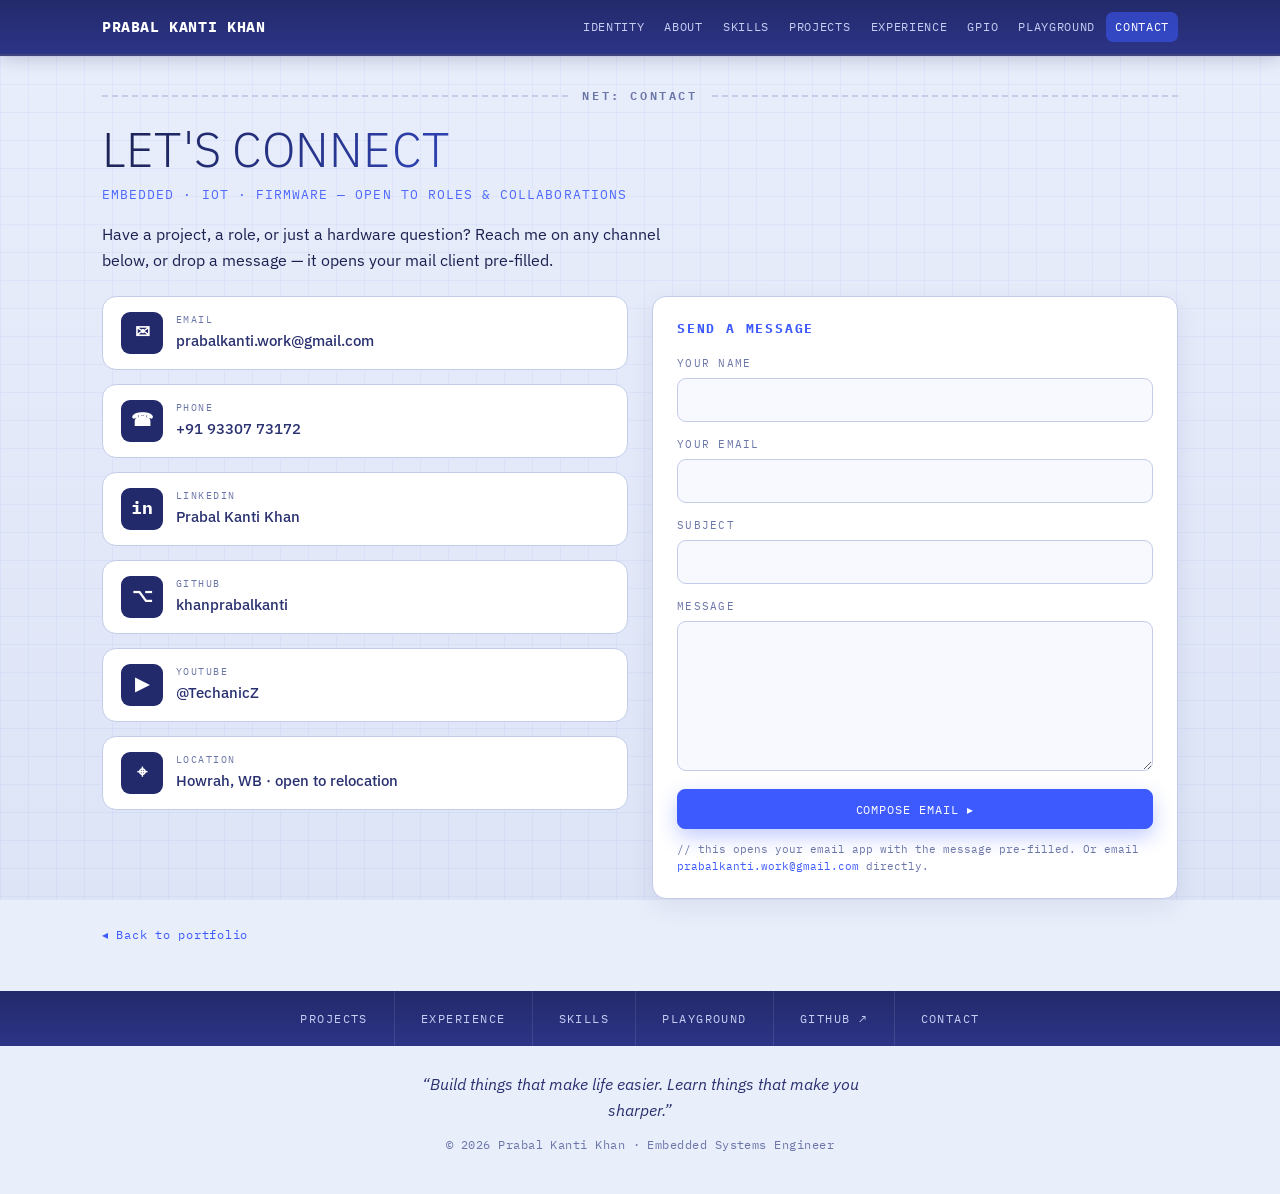
<file: contact.html>
<!DOCTYPE html>
<html lang="en">
<head>
  <meta charset="UTF-8" />
  <meta name="viewport" content="width=device-width, initial-scale=1.0" />

  <title>Contact · Prabal Kanti Khan | Embedded Systems Engineer</title>
  <meta name="description" content="Get in touch with Prabal Kanti Khan — Embedded Systems Engineer. Email, phone, LinkedIn, GitHub, YouTube, or send a message." />
  <meta name="robots" content="index, follow" />
  <meta name="theme-color" content="#e9eefb" />
  <link rel="canonical" href="https://prabalkanti.dev/contact.html" />

  <meta property="og:title" content="Contact · Prabal Kanti Khan" />
  <meta property="og:description" content="Get in touch — embedded / IoT / firmware roles and collaborations." />
  <meta property="og:image" content="https://prabalkanti.dev/assets/og-preview.png" />
  <meta property="og:url" content="https://prabalkanti.dev/contact.html" />
  <meta property="og:type" content="website" />

  <link rel="icon" type="image/svg+xml" href="assets/favicon.svg" />
  <link rel="icon" type="image/x-icon" href="favicon.ico" />
  <link rel="apple-touch-icon" href="assets/apple-touch-icon.png" />
  <link rel="manifest" href="site.webmanifest" />

  <link rel="preconnect" href="https://fonts.googleapis.com" />
  <link rel="preconnect" href="https://fonts.gstatic.com" crossorigin />
  <link href="https://fonts.googleapis.com/css2?family=IBM+Plex+Mono:wght@400;500;600;700&family=IBM+Plex+Sans:wght@200;300;400;500;600;700&display=swap" rel="stylesheet" />

  <link rel="stylesheet" href="css/style.css" />
</head>
<body>

  <!-- ====================== TOP BAR ====================== -->
  <header class="topbar" id="topbar">
    <div class="topbar__inner">
      <a href="index.html" class="brand" aria-label="Prabal Kanti Khan — home">
        <span class="brand__name">PRABAL KANTI KHAN</span>
      </a>

      <nav class="nav" id="nav" aria-label="Primary">
        <a href="index.html#identity">IDENTITY</a>
        <a href="index.html#about">ABOUT</a>
        <a href="index.html#skills">SKILLS</a>
        <a href="index.html#projects">PROJECTS</a>
        <a href="index.html#experience">EXPERIENCE</a>
        <a href="index.html#gpio">GPIO</a>
        <a href="index.html#playground">PLAYGROUND</a>
        <a href="contact.html" class="is-active">CONTACT</a>
      </nav>

      <button class="burger" id="burger" aria-label="Toggle menu" aria-expanded="false">
        <span></span><span></span><span></span>
      </button>
    </div>
  </header>

  <main class="board">
    <section class="section" id="contact">
      <div class="net"><span class="net__label">NET: CONTACT</span></div>
      <h1 class="display display--sm">LET'S CONNECT</h1>
      <p class="subtitle">EMBEDDED · IoT · FIRMWARE — OPEN TO ROLES &amp; COLLABORATIONS</p>
      <p class="lede">Have a project, a role, or just a hardware question? Reach me on any channel below, or drop a message — it opens your mail client pre-filled.</p>

      <div class="contact-layout">
        <!-- channels -->
        <div class="contact-cards contact-cards--page">
          <a class="ccard" href="mailto:prabalkanti.work@gmail.com">
            <span class="ccard__ic">✉</span><span class="ccard__k">EMAIL</span><span class="ccard__v">prabalkanti.work@gmail.com</span>
          </a>
          <a class="ccard" href="tel:+919330773172">
            <span class="ccard__ic">☎</span><span class="ccard__k">PHONE</span><span class="ccard__v">+91 93307 73172</span>
          </a>
          <a class="ccard" href="https://www.linkedin.com/in/prabal-kanti-khan-84b23a223/" target="_blank" rel="noopener">
            <span class="ccard__ic">in</span><span class="ccard__k">LINKEDIN</span><span class="ccard__v">Prabal Kanti Khan</span>
          </a>
          <a class="ccard" href="https://github.com/khanprabalkanti" target="_blank" rel="noopener">
            <span class="ccard__ic">⌥</span><span class="ccard__k">GITHUB</span><span class="ccard__v">khanprabalkanti</span>
          </a>
          <a class="ccard" href="https://www.youtube.com/@TechanicZ" target="_blank" rel="noopener">
            <span class="ccard__ic">▶</span><span class="ccard__k">YOUTUBE</span><span class="ccard__v">@TechanicZ</span>
          </a>
          <span class="ccard ccard--static">
            <span class="ccard__ic">⌖</span><span class="ccard__k">LOCATION</span><span class="ccard__v">Howrah, WB · open to relocation</span>
          </span>
        </div>

        <!-- message form (mailto-based, no backend) -->
        <form class="cform" id="cform" novalidate>
          <h2 class="cform__title">SEND A MESSAGE</h2>
          <div class="cform__row">
            <label for="cf-name">YOUR NAME</label>
            <input type="text" id="cf-name" name="name" autocomplete="name" required />
          </div>
          <div class="cform__row">
            <label for="cf-email">YOUR EMAIL</label>
            <input type="email" id="cf-email" name="email" autocomplete="email" required />
          </div>
          <div class="cform__row">
            <label for="cf-subject">SUBJECT</label>
            <input type="text" id="cf-subject" name="subject" />
          </div>
          <div class="cform__row">
            <label for="cf-msg">MESSAGE</label>
            <textarea id="cf-msg" name="message" required></textarea>
          </div>
          <button type="submit" class="btn btn--solid">COMPOSE EMAIL ▸</button>
          <p class="cform__note" id="cf-note" role="status" aria-live="polite">
            // this opens your email app with the message pre-filled. Or email
            <a href="mailto:prabalkanti.work@gmail.com">prabalkanti.work@gmail.com</a> directly.
          </p>
        </form>
      </div>

      <a class="back-home" href="index.html">◂ Back to portfolio</a>
    </section>
  </main>

  <!-- ====================== FOOTER NAV BAR ====================== -->
  <nav class="footbar" aria-label="Footer navigation">
    <a href="index.html#projects">PROJECTS</a>
    <a href="index.html#experience">EXPERIENCE</a>
    <a href="index.html#skills">SKILLS</a>
    <a href="index.html#playground">PLAYGROUND</a>
    <a href="https://github.com/khanprabalkanti" target="_blank" rel="noopener">GITHUB ↗</a>
    <a href="contact.html">CONTACT</a>
  </nav>
  <footer class="footer">
    <p class="footer__quote">&ldquo;Build things that make life easier. Learn things that make you sharper.&rdquo;</p>
    <p class="footer__copy">© <span id="year"></span> Prabal Kanti Khan · Embedded Systems Engineer</p>
  </footer>

  <button id="to-top" class="to-top" aria-label="Back to top">▲</button>

  <script src="js/blueprint.js" defer></script>
  <script>
    /* mailto compose — works without a backend */
    (function () {
      var f = document.getElementById('cform');
      if (!f) return;
      f.addEventListener('submit', function (e) {
        e.preventDefault();
        var name = (document.getElementById('cf-name').value || '').trim();
        var email = (document.getElementById('cf-email').value || '').trim();
        var subject = (document.getElementById('cf-subject').value || '').trim();
        var msg = (document.getElementById('cf-msg').value || '').trim();
        if (!name || !email || !msg) {
          var note = document.getElementById('cf-note');
          if (note) note.textContent = '// please fill in your name, email and a message.';
          return;
        }
        var subj = subject || ('Portfolio contact from ' + name);
        var body = msg + '\n\n— ' + name + ' (' + email + ')';
        window.location.href = 'mailto:prabalkanti.work@gmail.com'
          + '?subject=' + encodeURIComponent(subj)
          + '&body=' + encodeURIComponent(body);
      });
    })();
  </script>
</body>
</html>
</file>
<file: css/style.css>
/* ============================================================
   Prabal Kanti Khan — PORTFOLIO.PCB
   Theme: Light · Indigo Blue · PCB Schematic / Blueprint
   Vanilla CSS · 0 dependencies
   ============================================================ */

:root{
  --bg:        #e9eefb;   /* page background (light indigo) */
  --bg2:       #dde4f6;   /* gradient stop */
  --board:     #f5f7fe;   /* board surface */
  --card:      #ffffff;   /* component / project cards */
  --ink:       #1b2150;   /* primary text (deep navy) */
  --ink2:      #2a3170;   /* headings */
  --indigo:    #232a6b;   /* dark bars (header/footer) */
  --indigo2:   #2c3486;   /* bar gradient stop */
  --accent:    #3d5afe;   /* links, J badges, accents */
  --accent-d:  #2a3fd0;
  --muted:     #6b76a8;   /* mono subtext */
  --muted2:    #8a93bd;
  --line:      #c3cce8;   /* borders */
  --line2:     #d7deef;   /* lighter borders */
  --gold:      #f4c20d;   /* U1 gauge */
  --green:     #2fc46b;   /* U2 gauge */

  --mono: 'IBM Plex Mono', ui-monospace, 'SFMono-Regular', Menlo, monospace;
  --sans: 'IBM Plex Sans', system-ui, -apple-system, Segoe UI, Roboto, sans-serif;

  --maxw: 1120px;
  --radius: 14px;
  --radius-sm: 9px;
}

*{ box-sizing:border-box; margin:0; padding:0; }

html{ scroll-behavior:smooth; scroll-padding-top:96px; }
@media (prefers-reduced-motion: reduce){ html{ scroll-behavior:auto; } }

body{
  font-family:var(--sans);
  color:var(--ink);
  line-height:1.6;
  background:
    linear-gradient(180deg, var(--bg) 0%, var(--bg2) 100%) fixed;
  background-color:var(--bg);
  -webkit-font-smoothing:antialiased;
  /* subtle blueprint grid */
  position:relative;
  overflow-x:hidden;
}
body::before{
  content:"";
  position:fixed; inset:0;
  background-image:
    linear-gradient(to right, rgba(61,90,254,.05) 1px, transparent 1px),
    linear-gradient(to bottom, rgba(61,90,254,.05) 1px, transparent 1px);
  background-size:28px 28px;
  pointer-events:none;
  z-index:0;
}

a{ color:var(--accent); text-decoration:none; }
a:hover{ color:var(--accent-d); }

::selection{ background:var(--accent); color:#fff; }

:focus-visible{
  outline:2px solid var(--accent);
  outline-offset:3px;
  border-radius:4px;
}

/* ============================================================
   TOP BAR
   ============================================================ */
.topbar{
  position:sticky; top:0; z-index:50;
  background:linear-gradient(180deg, var(--indigo) 0%, var(--indigo2) 100%);
  border-bottom:2px solid rgba(255,255,255,.12);
  box-shadow:0 2px 18px rgba(27,33,80,.22);
}
.topbar__inner{
  max-width:var(--maxw);
  margin:0 auto;
  padding:12px 22px;
  display:flex; align-items:center; gap:16px;
  flex-wrap:nowrap;
}
.brand{
  display:flex; align-items:baseline; gap:8px; flex-wrap:wrap;
  flex:0 1 auto; min-width:0;
  font-family:var(--mono);
  color:#fff;
  line-height:1.3;
}
.brand__name{ font-weight:700; letter-spacing:.04em; font-size:.95rem; }
.brand__sep{ color:#aab2e8; }
.brand__file{ font-weight:600; color:#c7cdf3; font-size:.95rem; letter-spacing:.04em; }
.brand__rev{
  flex-basis:100%;
  color:#9aa3d8;
  font-size:.66rem;
  letter-spacing:.14em;
  margin-top:2px;
}

.nav{
  margin-left:auto;
  display:flex; gap:2px; flex-wrap:nowrap;
  font-family:var(--mono);
  font-size:.72rem; letter-spacing:.06em;
}
.nav a{
  color:#c7cdf3;
  padding:6px 9px;
  border-radius:7px;
  white-space:nowrap;
  transition:background .18s, color .18s;
}
.nav a:hover{ color:#fff; background:rgba(255,255,255,.12); }
.nav a.is-active{ color:#fff; background:rgba(61,90,254,.55); }

.rev-badge{
  font-family:var(--mono);
  font-size:.68rem; letter-spacing:.1em;
  color:#cfd5f7;
  background:rgba(255,255,255,.1);
  border:1px solid rgba(255,255,255,.22);
  padding:5px 10px; border-radius:7px;
  white-space:nowrap;
}

.burger{
  display:none;
  background:none; border:0; cursor:pointer;
  width:38px; height:32px; padding:6px;
}
.burger span{
  display:block; height:2px; width:100%;
  background:#fff; border-radius:2px;
  margin:4px 0; transition:.25s;
}

/* ============================================================
   BOARD / LAYOUT
   ============================================================ */
.board{
  position:relative; z-index:1;
  max-width:var(--maxw);
  margin:26px auto;
  padding:0 22px 10px;
}

.section{ margin-top:14px; }

/* NET divider — dashed line with centered label */
.net{
  display:flex; align-items:center;
  gap:14px;
  margin:30px 0 20px;
  color:var(--muted);
}
.net::before, .net::after{
  content:"";
  flex:1;
  border-top:2px dashed var(--line);
}
.net__label{
  font-family:var(--mono);
  font-size:.74rem;
  font-weight:600;
  letter-spacing:.22em;
  color:var(--muted);
  white-space:nowrap;
}

/* ============================================================
   HERO
   ============================================================ */
.hero{
  display:grid;
  grid-template-columns:255px 1fr;
  gap:34px;
  align-items:start;
  background:var(--board);
  border:1px solid var(--line);
  border-radius:var(--radius);
  padding:28px;
  box-shadow:0 10px 40px rgba(27,33,80,.08);
}
.hero__main{ display:flex; flex-direction:column; min-width:0; }
.hero__main .conn-list{ gap:12px; }

/* bench embedded in the hero free space */
.hero-bench{ min-width:0; }
.hero-bench__intro{ color:var(--ink); font-size:.9rem; max-width:72ch; margin-bottom:12px; }
.hero-bench__intro em{ color:var(--accent); font-style:normal; font-weight:600; }
.hero-bench .simlab{ display:block; }

/* elastic "open to work" panel — absorbs leftover hero height */
.hero__avail{
  flex:1 1 auto;
  display:flex; align-items:center; gap:14px;
  min-height:80px; margin-top:14px;
  background:linear-gradient(135deg, #eef2ff, #e1e9fb);
  border:1px solid var(--line); border-left:3px solid #2fc46b;
  border-radius:var(--radius); padding:16px 18px;
}
.hero__avail-led{
  flex:0 0 auto; width:11px; height:11px; border-radius:50%;
  background:#2fc46b; box-shadow:0 0 0 4px rgba(47,196,107,.18);
  animation:availPulse 1.8s ease-in-out infinite;
}
@keyframes availPulse{ 50%{ box-shadow:0 0 0 8px rgba(47,196,107,.05); } }
.hero__avail-txt{ flex:1 1 auto; min-width:0; }
.hero__avail-txt b{ display:block; font-family:var(--mono); font-size:.8rem; letter-spacing:.1em; color:var(--ink2); }
.hero__avail-txt span{ font-family:var(--mono); font-size:.72rem; color:var(--muted); }
.hero__avail-cta{
  flex:0 0 auto; font-family:var(--mono); font-size:.74rem; font-weight:700; letter-spacing:.04em;
  color:#fff; background:var(--accent); padding:9px 15px; border-radius:8px; transition:background .18s;
}
.hero__avail-cta:hover{ background:var(--accent-d); color:#fff; }
@media (prefers-reduced-motion: reduce){ .hero__avail-led{ animation:none; } }

/* sidebar components */
.sidebar{ display:flex; flex-direction:column; gap:20px; }

/* operator photo (indigo duotone, full colour on hover) */
.photo{
  position:relative; margin:0;
  border:1.5px solid var(--accent);
  border-radius:var(--radius-sm);
  overflow:hidden;
  background:var(--card);
  box-shadow:0 4px 14px rgba(61,90,254,.1);
}
.photo img{
  display:block; width:100%; height:auto;
  aspect-ratio:4 / 5; object-fit:cover; object-position:center top;
  filter:grayscale(1) contrast(1.04) brightness(1.02);
  transition:filter .4s ease;
}
.photo::after{
  content:""; position:absolute; inset:0; pointer-events:none;
  background:linear-gradient(155deg, rgba(61,90,254,.42), rgba(35,42,107,.5));
  mix-blend-mode:multiply;
  transition:opacity .4s ease;
}
.photo:hover img, .photo:focus-within img{ filter:none; }
.photo:hover::after, .photo:focus-within::after{ opacity:0; }
.photo__cap{
  position:absolute; left:0; right:0; bottom:0;
  font-family:var(--mono); font-size:.62rem; letter-spacing:.1em;
  color:#fff; text-align:center;
  padding:18px 10px 7px;
  background:linear-gradient(180deg, transparent, rgba(27,33,80,.85));
}
@media (prefers-reduced-motion: reduce){
  .photo img, .photo::after{ transition:none; }
}

.comp__ref{
  display:block;
  font-family:var(--mono);
  font-size:.7rem; letter-spacing:.12em;
  color:var(--muted);
  margin-bottom:7px;
}
.comp__card{
  background:var(--card);
  border:1.5px solid var(--accent);
  border-radius:var(--radius-sm);
  padding:13px 15px;
  box-shadow:0 4px 14px rgba(61,90,254,.07);
}
.comp__name{
  font-family:var(--mono);
  font-size:1.25rem; font-weight:700;
  color:var(--ink2); letter-spacing:.02em;
}
.comp__spec{
  font-family:var(--mono);
  font-size:.7rem; letter-spacing:.06em;
  color:var(--muted); margin-top:3px;
}
.gauge{ display:flex; gap:3px; margin-top:11px; }
.gauge i{
  flex:1; height:11px; border-radius:2px;
}
.gauge--gold i{ background:var(--gold); }
.gauge--green i{ background:var(--green); }
.gauge i.off{ background:var(--line2); }
.gauge--blue i{ background:var(--accent); }

.comp__pins{ display:flex; flex-direction:column; gap:8px; }
.pinrow{
  font-family:var(--mono);
  font-size:.74rem; letter-spacing:.04em;
  color:var(--ink2);
  background:var(--card);
  border:1px solid var(--line);
  border-radius:7px;
  padding:8px 12px;
}

/* hero main */
.display{
  font-family:var(--sans);
  font-weight:300;
  font-size:clamp(2.2rem, 6vw, 3.6rem);
  line-height:1.02;
  letter-spacing:.01em;
  color:var(--ink2);
  margin:2px 0 10px;
}
.subtitle{
  font-family:var(--mono);
  font-size:.82rem;
  letter-spacing:.08em;
  color:var(--muted);
  text-transform:uppercase;
}
.lede{
  margin-top:16px;
  max-width:60ch;
  color:var(--ink);
  font-size:1.02rem;
}
.lede strong{ color:var(--ink2); }

.hero__btns{ display:flex; flex-wrap:wrap; gap:11px; margin-top:20px; }
.btn{
  font-family:var(--mono);
  font-size:.78rem; letter-spacing:.08em;
  padding:11px 18px;
  border-radius:8px;
  border:1.5px solid var(--accent);
  transition:transform .15s, background .18s, color .18s, box-shadow .18s;
}
.btn--solid{ background:var(--accent); color:#fff; box-shadow:0 6px 16px rgba(61,90,254,.28); }
.btn--solid:hover{ background:var(--accent-d); color:#fff; transform:translateY(-2px); }
.btn--ghost{ background:transparent; color:var(--accent); }
.btn--ghost:hover{ background:rgba(61,90,254,.08); transform:translateY(-2px); }
.btn--icon{ display:inline-flex; align-items:center; gap:8px; }
.btn--icon svg{ width:1.05em; height:1.05em; flex:0 0 auto; }
.btn--yt{ color:#e23a2e; border-color:#e23a2e; }
.btn--yt:hover{ background:rgba(226,58,46,.08); transform:translateY(-2px); }

/* connector preview list (hero projects) */
.conn-list{ display:flex; flex-direction:column; gap:12px; }
.conn{
  display:flex; align-items:center; gap:14px;
  background:var(--card);
  border:1px solid var(--line);
  border-radius:var(--radius-sm);
  padding:13px 15px;
  transition:transform .15s, box-shadow .18s, border-color .18s;
}
.conn:hover{ transform:translateX(3px); box-shadow:0 6px 18px rgba(27,33,80,.1); border-color:var(--accent); }
.conn__j{
  flex:0 0 auto;
  font-family:var(--mono); font-weight:700; font-size:.78rem;
  color:#fff; background:var(--indigo);
  width:36px; height:36px; border-radius:7px;
  display:grid; place-items:center;
  letter-spacing:.02em;
}
.conn__title{ display:block; font-weight:600; color:var(--ink2); font-size:.98rem; }
.conn__desc{ display:block; font-family:var(--mono); font-size:.74rem; color:var(--muted); margin-top:2px; }

/* ============================================================
   CHIPS
   ============================================================ */
.chips{ display:flex; flex-wrap:wrap; gap:9px; }
.chips span{
  font-family:var(--mono);
  font-size:.78rem;
  color:var(--ink2);
  background:var(--card);
  border:1px solid var(--line);
  border-radius:8px;
  padding:7px 13px;
  transition:border-color .18s, color .18s, transform .15s;
}
.chips span:hover{ border-color:var(--accent); color:var(--accent); transform:translateY(-2px); }
.chips--tag span{ font-size:.7rem; padding:5px 10px; background:rgba(61,90,254,.06); }

/* ============================================================
   ABOUT
   ============================================================ */
.about{
  display:grid;
  grid-template-columns:1.4fr 1fr;
  gap:28px;
  align-items:start;
}
.about__bio p{ margin-bottom:14px; max-width:60ch; }
.facts{
  background:var(--card);
  border:1px solid var(--line);
  border-radius:var(--radius);
  padding:18px 20px;
}
.fact{ padding:9px 0; border-bottom:1px dashed var(--line2); }
.fact:last-child{ border-bottom:0; }
.fact dt{
  font-family:var(--mono); font-size:.66rem; letter-spacing:.12em;
  color:var(--accent); margin-bottom:2px;
}
.fact dd{ color:var(--ink2); font-size:.92rem; }

/* ============================================================
   SKILLS
   ============================================================ */
.skillgrid{
  display:grid;
  grid-template-columns:repeat(2, 1fr);
  gap:18px;
}
.skillbank{
  background:var(--card);
  border:1px solid var(--line);
  border-radius:var(--radius);
  padding:18px 20px;
  transition:box-shadow .2s, transform .2s;
}
.skillbank:hover{ box-shadow:0 8px 24px rgba(27,33,80,.1); transform:translateY(-2px); }
.skillbank__h{
  display:flex; align-items:center; gap:10px;
  font-size:1.02rem; color:var(--ink2); margin-bottom:14px;
}
.skillbank__q{
  font-family:var(--mono); font-size:.68rem; font-weight:700;
  color:#fff; background:var(--accent);
  padding:3px 7px; border-radius:5px; letter-spacing:.04em;
}

/* ============================================================
   PROJECTS
   ============================================================ */
.projects{ display:flex; flex-direction:column; gap:16px; }
.pcard{
  position:relative;
  display:grid;
  grid-template-columns:auto 1fr;
  gap:0 18px;
  background:var(--card);
  border:1px solid var(--line);
  border-radius:var(--radius);
  padding:20px 22px 20px 20px;
  transition:box-shadow .2s, transform .2s, border-color .2s;
}
.pcard:hover{ box-shadow:0 10px 30px rgba(27,33,80,.12); transform:translateY(-2px); border-color:var(--accent); }
.pcard--feature{ border-left:4px solid var(--accent); }
.pcard__j{
  grid-row:1 / span 4;
  align-self:start;
  font-family:var(--mono); font-weight:700; font-size:.82rem;
  color:#fff; background:var(--indigo);
  width:40px; height:40px; border-radius:8px;
  display:grid; place-items:center;
}
.pcard--feature .pcard__j{ background:var(--accent); }
.pcard__head{ display:flex; align-items:center; gap:14px; flex-wrap:wrap; }
.pcard__title{ font-size:1.16rem; color:var(--ink2); font-weight:600; }
.pcard__tag{
  font-family:var(--mono); font-size:.62rem; letter-spacing:.12em;
  color:var(--accent);
  border:1px solid var(--line);
  border-radius:6px; padding:3px 8px;
  background:rgba(61,90,254,.06);
}
.pcard__desc{ grid-column:2; margin:10px 0 12px; color:var(--ink); font-size:.95rem; max-width:80ch; }
.pcard .chips--tag{ grid-column:2; }
.pcard__links{ grid-column:2; display:flex; gap:16px; margin-top:13px; }
.pcard__links a{
  font-family:var(--mono); font-size:.76rem; letter-spacing:.04em;
  border-bottom:1px solid transparent;
}
.pcard__links a:hover{ border-bottom-color:var(--accent); }

/* ============================================================
   EXPERIENCE / TIMELINE
   ============================================================ */
.timeline{
  position:relative;
  padding-left:30px;
}
.timeline::before{
  content:"";
  position:absolute; left:7px; top:6px; bottom:6px;
  width:2px;
  background:repeating-linear-gradient(to bottom, var(--line) 0 7px, transparent 7px 13px);
}
.tl-item{
  position:relative;
  background:var(--card);
  border:1px solid var(--line);
  border-radius:var(--radius);
  padding:16px 20px;
  margin-bottom:16px;
}
.tl-bus{
  position:absolute; left:-30px; top:20px;
  width:16px; height:16px;
  background:var(--accent);
  border:3px solid var(--bg);
  border-radius:50%;
  box-shadow:0 0 0 2px var(--accent);
}
.tl-date{
  font-family:var(--mono); font-size:.7rem; letter-spacing:.08em;
  color:var(--accent);
}
.tl-title{ font-size:1.06rem; color:var(--ink2); margin:4px 0 2px; }
.tl-org{ font-family:var(--mono); font-size:.78rem; color:var(--muted); margin-bottom:8px; }
.tl-desc{ color:var(--ink); font-size:.93rem; max-width:80ch; }

/* ============================================================
   CONTACT
   ============================================================ */
.contact__lede{ color:var(--ink2); margin-bottom:16px; font-size:1rem; }
.contact-cards{
  display:grid;
  grid-template-columns:repeat(auto-fit, minmax(220px, 1fr));
  gap:14px;
}
.ccard{
  display:grid;
  grid-template-columns:auto 1fr;
  grid-template-rows:auto auto;
  column-gap:13px;
  align-items:center;
  background:var(--card);
  border:1px solid var(--line);
  border-radius:var(--radius);
  padding:15px 18px;
  color:var(--ink2);
  transition:transform .15s, box-shadow .2s, border-color .2s;
}
.ccard:hover{ transform:translateY(-3px); box-shadow:0 10px 26px rgba(27,33,80,.12); border-color:var(--accent); color:var(--ink2); }
.ccard__ic{
  grid-row:1 / span 2;
  width:42px; height:42px; border-radius:9px;
  display:grid; place-items:center;
  font-family:var(--mono); font-weight:700; font-size:1.1rem;
  color:#fff; background:var(--indigo);
}
.ccard__k{ font-family:var(--mono); font-size:.64rem; letter-spacing:.14em; color:var(--muted); }
.ccard__v{ font-size:.92rem; font-weight:500; word-break:break-word; }

/* ============================================================
   FOOTER
   ============================================================ */
.footbar{
  position:relative; z-index:1;
  margin-top:34px;
  background:linear-gradient(180deg, var(--indigo) 0%, var(--indigo2) 100%);
  display:flex; justify-content:center; flex-wrap:wrap;
  gap:0;
}
.footbar a{
  font-family:var(--mono); font-size:.76rem; letter-spacing:.12em;
  color:#c7cdf3;
  padding:18px 26px;
  border-left:1px solid rgba(255,255,255,.1);
  transition:background .18s, color .18s;
}
.footbar a:first-child{ border-left:0; }
.footbar a:hover{ color:#fff; background:rgba(255,255,255,.08); }

.footer{
  position:relative; z-index:1;
  text-align:center;
  padding:26px 22px 40px;
  color:var(--muted);
}
.footer__quote{ font-style:italic; color:var(--ink2); max-width:50ch; margin:0 auto 12px; }
.footer__copy{ font-family:var(--mono); font-size:.72rem; letter-spacing:.04em; }

/* ============================================================
   BACK TO TOP
   ============================================================ */
.to-top{
  position:fixed; right:22px; bottom:22px; z-index:60;
  width:44px; height:44px; border-radius:11px;
  border:1.5px solid rgba(255,255,255,.25);
  background:var(--indigo); color:#fff;
  font-size:.85rem; cursor:pointer;
  box-shadow:0 8px 22px rgba(27,33,80,.3);
  opacity:0; pointer-events:none;
  transform:translateY(10px);
  transition:opacity .25s, transform .25s, background .18s;
}
.to-top.show{ opacity:1; pointer-events:auto; transform:translateY(0); }
.to-top:hover{ background:var(--accent); }

/* ============================================================
   SCROLL REVEAL
   ============================================================ */
.reveal{ opacity:0; transform:translateY(18px); transition:opacity .6s ease, transform .6s ease; }
.reveal.in{ opacity:1; transform:none; }

@media (prefers-reduced-motion: reduce){
  .reveal{ opacity:1 !important; transform:none !important; transition:none !important; }
  *{ scroll-behavior:auto !important; }
  .btn:hover, .conn:hover, .pcard:hover, .ccard:hover, .skillbank:hover, .chips span:hover{ transform:none !important; }
}

/* ============================================================
   RESPONSIVE
   ============================================================ */
@media (max-width: 880px){
  .hero{ grid-template-columns:1fr; gap:24px; }
  .sidebar{ flex-direction:row; flex-wrap:wrap; }
  .sidebar .comp{ flex:1 1 200px; }
  .about{ grid-template-columns:1fr; }
  .skillgrid{ grid-template-columns:1fr; }
}

@media (max-width: 1100px){
  .nav{
    position:absolute; top:100%; left:0; right:0;
    flex-direction:column; gap:0;
    background:var(--indigo2);
    padding:6px 0 12px;
    border-bottom:2px solid rgba(255,255,255,.14);
    box-shadow:0 16px 30px rgba(27,33,80,.35);
    max-height:0; overflow:hidden;
    transition:max-height .3s ease;
  }
  .nav.open{ max-height:78vh; overflow:auto; }
  .nav a{ padding:14px 24px; border-radius:0; font-size:.8rem; }
  .nav a.is-active{ background:rgba(61,90,254,.5); }
  .burger{ display:block; order:3; margin-left:auto; }
  .brand{ order:1; }
  .topbar__inner{ gap:10px; }
}

@media (max-width: 520px){
  .board{ padding:0 14px 10px; }
  .hero{ padding:20px 16px; }
  .pcard{ padding:16px; }
  .pcard__desc, .pcard .chips--tag, .pcard__links{ grid-column:1 / -1; }
  .pcard__j{ grid-row:auto; margin-bottom:10px; }
  .pcard{ grid-template-columns:1fr; }
  .pcard__head{ grid-column:1 / -1; }
  .footbar a{ padding:14px 16px; }
}

/* ============================================================
   CONTACT — LOGOS ONLY (icons redirect on click)
   ============================================================ */
.logos{
  display:flex; flex-wrap:wrap; gap:16px;
}
.logo{
  display:flex; flex-direction:column; align-items:center; gap:8px;
  text-decoration:none;
}
.logo__ic{
  width:62px; height:62px; border-radius:16px;
  display:grid; place-items:center;
  font-family:var(--mono); font-weight:700; font-size:1.5rem;
  color:#fff; background:var(--indigo);
  border:1px solid rgba(255,255,255,.12);
  box-shadow:0 6px 18px rgba(27,33,80,.22);
  transition:transform .18s, background .18s, box-shadow .18s;
}
.logo:hover .logo__ic, .logo:focus-visible .logo__ic{
  background:var(--accent);
  transform:translateY(-4px);
  box-shadow:0 12px 26px rgba(61,90,254,.35);
}
.logo__k{
  font-family:var(--mono); font-size:.62rem; letter-spacing:.14em;
  color:var(--muted);
}

/* ============================================================
   PLAYGROUND — ELECTRONICS GAMES (light blueprint theme)
   ============================================================ */
.playground{
  --g-cyan:#3d5afe; --g-violet:#6a4dff; --g-amber:#b07d00;
  --g-green:#1f9d57; --g-red:#d23b53;
}
.play__lede{ color:var(--ink2); margin-bottom:16px; max-width:78ch; }
.play__score{
  display:inline-block; margin-left:6px;
  font-family:var(--mono); font-size:.72rem; letter-spacing:.1em;
  color:var(--muted);
  border:1px solid var(--line); border-radius:7px; padding:3px 9px;
  background:var(--card);
}
.play__score b{ color:var(--accent); }
.play__noscript{ font-family:var(--mono); color:var(--muted); font-size:.85rem; }

/* ---- game picker grid ---- */
.gm-grid{ display:grid; grid-template-columns:repeat(auto-fill, minmax(215px,1fr)); gap:14px; }
.gm-card{
  position:relative; text-align:left; cursor:pointer;
  background:var(--card); border:1px solid var(--line); border-radius:var(--radius);
  padding:16px 16px 14px; color:var(--ink); font-family:var(--sans);
  display:flex; flex-direction:column; gap:4px;
  transition:transform .22s cubic-bezier(.2,.8,.2,1), border-color .22s, box-shadow .22s;
}
.gm-card::after{
  content:""; position:absolute; left:0; top:0; width:100%; height:3px;
  border-radius:var(--radius) var(--radius) 0 0;
  background:var(--accent-c, var(--accent)); transform:scaleX(0); transform-origin:left; transition:transform .3s;
}
.gm-card:hover, .gm-card:focus-visible{
  transform:translateY(-5px); border-color:var(--accent-c, var(--accent));
  box-shadow:0 16px 38px rgba(27,33,80,.14);
}
.gm-card:hover::after, .gm-card:focus-visible::after{ transform:scaleX(1); }
.gm-card__ref{ position:absolute; top:13px; right:14px; font-family:var(--mono); font-size:.6rem; color:var(--g-amber); letter-spacing:.1em; }
.gm-card__icon{ font-family:var(--mono); font-weight:700; font-size:1.5rem; line-height:1; color:var(--accent-c, var(--accent)); }
.gm-card__title{ font-weight:600; font-size:1.02rem; color:var(--ink2); margin-top:4px; }
.gm-card__tag{ font-family:var(--mono); font-size:.66rem; color:var(--muted); letter-spacing:.04em; }
.gm-card__desc{ font-size:.84rem; color:var(--ink); margin-top:2px; line-height:1.5; }
.gm-card__go{ font-family:var(--mono); font-size:.64rem; letter-spacing:.12em; color:var(--accent-c, var(--accent)); margin-top:9px; }
.gm-card--cyan{ --accent-c:var(--g-cyan); }
.gm-card--violet{ --accent-c:var(--g-violet); }
.gm-card--amber{ --accent-c:var(--g-amber); }
.gm-card--green{ --accent-c:var(--g-green); }

/* ---- active game bench ---- */
.gm-stage{ margin-top:16px; }
.gm-panel{
  --accent-c:var(--g-cyan);
  border:1px solid var(--line); border-radius:var(--radius); background:var(--card);
  overflow:hidden; animation:gmIn .35s cubic-bezier(.2,.8,.2,1);
  box-shadow:0 10px 30px rgba(27,33,80,.08);
}
.gm-panel--cyan{ --accent-c:var(--g-cyan); }
.gm-panel--violet{ --accent-c:var(--g-violet); }
.gm-panel--amber{ --accent-c:var(--g-amber); }
.gm-panel--green{ --accent-c:var(--g-green); }
@keyframes gmIn{ from{ opacity:0; transform:translateY(14px); } to{ opacity:1; transform:none; } }

.gm-head{
  display:grid; grid-template-columns:auto 1fr auto; gap:14px; align-items:start;
  padding:14px 16px; border-bottom:1px solid var(--line); background:rgba(61,90,254,.05);
}
.gm-back{
  align-self:center; background:var(--card); border:1px solid var(--line); color:var(--muted);
  font-family:var(--mono); font-size:.68rem; padding:7px 11px; border-radius:8px; cursor:pointer; transition:.2s; white-space:nowrap;
}
.gm-back:hover{ color:var(--accent); border-color:var(--accent); }
.gm-ref{ font-family:var(--mono); font-size:.62rem; color:var(--g-amber); letter-spacing:.1em; }
.gm-title{ font-weight:700; font-size:1.1rem; color:var(--accent-c); outline:none; }
.gm-concept{ font-size:.82rem; color:var(--muted); margin-top:2px; }
.gm-round{ align-self:center; font-family:var(--mono); font-size:.68rem; color:var(--muted); border:1px solid var(--line); border-radius:6px; padding:4px 8px; white-space:nowrap; }

.gm-body{ padding:18px 16px; }
.gm-foot{ padding:0 16px 16px; }
.gm-fb{ font-family:var(--mono); font-size:.8rem; color:var(--muted); }
.gm-fb--ok{ color:var(--g-green); } .gm-fb--bad{ color:var(--g-red); } .gm-fb--warn{ color:var(--g-amber); }

.gm-controls{ display:flex; gap:10px; flex-wrap:wrap; margin-top:16px; }
.gm-btn{
  font-family:var(--mono); font-size:.76rem; font-weight:700; letter-spacing:.04em;
  background:var(--card); border:1.5px solid var(--accent-c, var(--accent)); color:var(--accent-c, var(--accent));
  padding:10px 16px; border-radius:9px; cursor:pointer; transition:.2s;
}
.gm-btn:hover{ background:var(--accent-c, var(--accent)); color:#fff; }
.gm-btn--ghost{ border-color:var(--line); color:var(--muted); }
.gm-btn--ghost:hover{ border-color:var(--accent); color:#fff; background:var(--accent); }

/* ---- options grid ---- */
.gm-opts{ display:grid; grid-template-columns:repeat(auto-fit, minmax(120px,1fr)); gap:10px; margin-top:14px; }
.gm-opts--mono .gm-opt{ font-family:var(--mono); }
.gm-opt{
  font-family:var(--sans); font-size:.95rem; color:var(--ink2); background:#f3f6fe;
  border:1px solid var(--line); border-radius:10px; padding:14px 10px; cursor:pointer; transition:.18s;
}
.gm-opt:hover:not(:disabled){ border-color:var(--accent); transform:translateY(-2px); }
.gm-opt:disabled{ cursor:default; opacity:.6; }
.gm-opt.right{ border-color:var(--g-green); background:rgba(31,157,87,.12); color:var(--g-green); opacity:1; }
.gm-opt.wrong{ border-color:var(--g-red); background:rgba(210,59,83,.1); color:var(--g-red); }

/* ---- bitfield blaster ---- */
.bf-task{ font-size:.92rem; color:var(--ink); line-height:1.6; margin-bottom:14px; }
.bf-task b{ color:var(--accent); }
.bf-regline{ display:flex; align-items:baseline; justify-content:space-between; gap:12px; flex-wrap:wrap; margin-bottom:10px; }
.bf-regname{ font-family:var(--mono); font-weight:700; color:var(--g-violet); font-size:.9rem; }
.bf-hex{ font-family:var(--mono); font-size:.8rem; color:var(--g-green); }
.bf-bits{ display:flex; flex-wrap:wrap; gap:6px; align-items:stretch; padding:12px; border:1px solid var(--line); border-radius:10px; background:#eef2fc; }
.bf-gap{ width:10px; }
.bf-bit{
  width:42px; min-height:52px; display:flex; flex-direction:column; align-items:center; justify-content:center; gap:3px;
  background:var(--card); border:1px solid var(--line); border-radius:8px; cursor:pointer; transition:.15s;
}
.bf-bit__i{ font-family:var(--mono); font-size:.56rem; color:var(--muted2); }
.bf-bit__v{ font-family:var(--mono); font-size:1.15rem; font-weight:700; color:var(--muted); }
.bf-bit.is-live{ border-color:var(--accent); box-shadow:inset 0 0 0 1px rgba(61,90,254,.25); }
.bf-bit.is-live:hover{ transform:translateY(-3px); }
.bf-bit.is-lock{ opacity:.5; cursor:not-allowed; }
.bf-bit.on{ background:rgba(61,90,254,.14); }
.bf-bit.on .bf-bit__v{ color:var(--accent); }
.bf-bit.is-lock.on .bf-bit__v{ color:var(--g-amber); }
.bf-bit.hintme{ animation:bfHint .7s ease 2; }
@keyframes bfHint{ 0%,100%{ box-shadow:inset 0 0 0 1px rgba(61,90,254,.25); } 50%{ box-shadow:0 0 0 3px var(--g-amber); } }
.bf-c{ margin-top:14px; font-family:var(--mono); font-size:.82rem; color:var(--g-green); background:#eef7f1; border:1px solid rgba(31,157,87,.4); border-radius:8px; padding:12px 14px; white-space:pre-wrap; }

/* ---- logic gate lab ---- */
.lg-goal{ font-size:.95rem; margin-bottom:14px; color:var(--ink2); } .lg-goal b{ color:var(--accent); } .lg-target{ color:var(--g-amber) !important; }
.lg-switches{ display:flex; gap:12px; flex-wrap:wrap; }
.lg-sw{ width:90px; padding:14px 0; display:flex; flex-direction:column; align-items:center; gap:4px; background:#f3f6fe; border:1px solid var(--line); border-radius:10px; cursor:pointer; transition:.18s; }
.lg-sw__lbl{ font-family:var(--mono); font-size:.7rem; color:var(--muted); }
.lg-sw__v{ font-weight:800; font-size:1.5rem; color:var(--muted); }
.lg-sw.on{ border-color:var(--g-violet); background:rgba(106,77,255,.12); }
.lg-sw.on .lg-sw__v{ color:var(--g-violet); }
.lg-sw:hover{ transform:translateY(-2px); }
.lg-out{ display:flex; align-items:center; gap:12px; margin:16px 0; font-family:var(--mono); }
.lg-out__k{ font-weight:700; color:var(--g-violet); }
.lg-led{ width:20px; height:20px; border-radius:50%; background:var(--line2); border:1px solid var(--line); transition:.2s; }
.lg-led.on{ background:var(--g-green); box-shadow:0 0 12px rgba(31,157,87,.6); border-color:var(--g-green); }
.lg-out__v{ color:var(--ink2); }
.lg-tt{ margin-top:16px; font-family:var(--mono); font-size:.78rem; color:var(--muted); }
.lg-tt summary{ cursor:pointer; color:var(--accent); }
.lg-ttpre{ margin-top:8px; color:var(--ink); line-height:1.5; }

/* ---- ohm's law / generic prompt ---- */
.ohm-tri{ position:relative; width:120px; height:100px; margin:0 auto 16px; }
.ohm-tri::before{ content:""; position:absolute; inset:0; border:2px solid var(--g-amber); clip-path:polygon(50% 0, 0 100%, 100% 100%); opacity:.55; }
.ohm-tri span{ position:absolute; font-weight:800; color:var(--g-amber); }
.ohm-tri__v{ top:8px; left:50%; transform:translateX(-50%); }
.ohm-tri__i{ bottom:14px; left:26%; } .ohm-tri__r{ bottom:14px; right:26%; }
.ohm-q, .base-q{ font-family:var(--mono); font-size:1rem; color:var(--ink2); text-align:center; }

/* ---- resistor decoder ---- */
.res-wrap{ display:flex; justify-content:center; }
.res-svg{ width:min(320px,90%); height:auto; }
.res-leg{ text-align:center; font-family:var(--mono); font-size:.76rem; color:var(--muted); margin-top:8px; }
.res-ref{ margin-top:14px; font-family:var(--mono); }
.res-ref summary{ cursor:pointer; color:var(--g-green); font-size:.76rem; letter-spacing:.04em; }
.res-ref__grid{ display:grid; grid-template-columns:repeat(auto-fit, minmax(98px,1fr)); gap:6px; margin-top:10px; }
.res-ref__item{ display:flex; align-items:center; gap:7px; background:#f3f6fe; border:1px solid var(--line); border-radius:7px; padding:5px 8px; }
.res-ref__sw{ width:16px; height:16px; border-radius:3px; border:1px solid rgba(27,33,80,.3); flex:0 0 auto; }
.res-ref__n{ font-size:.7rem; color:var(--ink2); text-transform:capitalize; flex:1 1 auto; }
.res-ref__d{ font-size:.8rem; color:var(--accent); font-weight:700; }
.res-ref__note{ font-size:.64rem; color:var(--muted); margin-top:9px; line-height:1.5; }

/* ---- done screen ---- */
.gm-done{ text-align:center; padding:14px 0; }
.gm-done__big{ font-weight:700; font-size:1.3rem; color:var(--g-green); }
.gm-done__sub{ color:var(--ink); font-size:.9rem; max-width:460px; margin:8px auto 18px; line-height:1.6; }
.gm-done .gm-btn{ margin:0 6px; }

/* ---- games responsive ---- */
@media (max-width:880px){
  .gm-head{ grid-template-columns:1fr; gap:8px; }
  .gm-back, .gm-round{ justify-self:start; }
}
@media (max-width:600px){
  .gm-grid{ grid-template-columns:1fr 1fr; }
  .bf-bit{ width:38px; min-height:46px; }
}
@media (max-width:420px){
  .gm-grid{ grid-template-columns:1fr; }
  .bf-bits{ overflow-x:auto; }
}
@media (prefers-reduced-motion: reduce){
  .gm-panel{ animation:none; }
  .gm-card, .gm-opt, .lg-sw, .bf-bit{ transition:none; }
  .gm-card:hover, .gm-opt:hover, .lg-sw:hover, .bf-bit.is-live:hover{ transform:none; }
  .bf-bit.hintme{ animation:none; box-shadow:0 0 0 3px var(--g-amber); }
}

/* ============================================================
   HERO GPIO LAB (NET: GPIO LAB) — light blueprint theme
   ============================================================ */
.gpio-intro{ color:var(--ink); font-size:.95rem; max-width:80ch; margin-bottom:14px; }
.gpio-intro em{ color:var(--accent); font-style:normal; font-weight:600; }

.glab{ display:grid; grid-template-columns:minmax(0,1.05fr) minmax(0,.95fr); gap:18px; align-items:start; }
.glab > *{ min-width:0; }
.glab__status, .greg__hint, .glab__hint, .gmirror__txt i{ overflow-wrap:anywhere; }
@media (max-width:760px){ .glab{ grid-template-columns:1fr; } }

.glab__scene{
  background:linear-gradient(160deg, #ffffff, #f2f6fe);
  border:1px solid var(--line); border-radius:var(--radius); padding:16px;
  box-shadow:0 6px 20px rgba(27,33,80,.07);
}
.glab__ports{ display:flex; gap:8px; flex-wrap:wrap; margin-bottom:12px; }
.gport{ font-family:var(--mono); font-size:.76rem; color:var(--muted); background:#f3f6fe; border:1px solid var(--line); border-radius:8px; padding:7px 13px; cursor:pointer; transition:.2s; }
.gport:hover{ border-color:var(--accent); color:var(--ink2); }
.gport.on{ background:var(--accent); color:#fff; border-color:var(--accent); box-shadow:0 4px 12px rgba(61,90,254,.3); }
.glab__tools{ display:flex; gap:8px; flex-wrap:wrap; margin-bottom:10px; }
.gtool{ display:inline-flex; align-items:center; gap:8px; font-family:var(--mono); font-size:.74rem; color:var(--muted); background:#f3f6fe; border:1px solid var(--line); border-radius:8px; padding:8px 12px; cursor:pointer; transition:.2s; }
.gtool:hover{ border-color:var(--accent); color:var(--ink2); }
.gtool.on{ border-color:var(--accent); color:var(--accent); box-shadow:0 4px 12px rgba(61,90,254,.25); }
.gtool--ghost{ color:var(--muted2); }
.gtool__dot{ width:11px; height:11px; border-radius:50%; }
.gtool__dot--led{ background:#e4445f; box-shadow:0 0 8px rgba(228,68,95,.6); }
.gtool__dot--btn{ background:#2196f3; box-shadow:0 0 8px rgba(33,150,243,.6); }

#g-svg{ width:100%; height:auto; max-height:430px; touch-action:manipulation; }
.gchip{ fill:#ffffff; stroke:var(--line); stroke-width:1.5; }
.gchip__lbl{ fill:var(--accent); font-family:var(--sans); font-weight:700; font-size:18px; }
.gchip__sub{ fill:var(--muted); font-family:var(--mono); font-size:9px; letter-spacing:1px; }

.gpad{ cursor:pointer; }
.gpad__name{ fill:var(--muted); font-family:var(--mono); font-size:12px; }
.gpad__trace{ stroke:var(--line); stroke-width:2.5; transition:stroke .2s; }
.gpad__hole{ fill:#eef2fc; stroke:var(--line); stroke-width:2; transition:.2s; }
.gpad__dot{ fill:#aab4d8; transition:.2s; }
.gpad.arm .gpad__hole{ stroke:var(--accent); stroke-dasharray:3 3; }
.gpad:hover .gpad__hole{ stroke:var(--accent); }
.gpad.out .gpad__hole{ stroke:#c79100; }
.gpad.in  .gpad__hole{ stroke:#2196f3; }
.gpad.out .gpad__trace{ stroke:#c79100; }
.gpad.in  .gpad__trace{ stroke:#2196f3; }
.gpad.high .gpad__dot{ fill:#f4c20d; }
.gpad.isled .gpad__name{ fill:#e4445f; }
.gpad.isbtn .gpad__name{ fill:#2196f3; }

.gcomp__lead{ stroke:var(--line); stroke-width:3; }
.gcomp__anchor{ fill:#aab4d8; stroke:#fff; stroke-width:1.5; }
.gcomp__lbl{ font-family:var(--mono); font-size:11px; fill:var(--muted); }
.gled__bulb{ fill:#eef2fc; stroke:var(--line); stroke-width:2; transition:.25s; }
.gled__fil{ fill:none; stroke:#aab4d8; stroke-width:2.5; transition:.25s; }
.gcomp.wired .gcomp__anchor{ fill:var(--accent); }
#g-led.wired .gcomp__lbl{ fill:#e4445f; }
#g-led.lit .gled__bulb{ fill:#f4c20d; stroke:#e0a800; filter:drop-shadow(0 0 22px rgba(244,194,13,.85)); }
#g-led.lit .gled__fil{ stroke:#7a5a00; stroke-width:3; }
.gbtn__cap{ fill:#e8edf9; stroke:var(--line); stroke-width:2; transition:.1s; }
.gbtn__cap.down{ fill:#2fc46b; stroke:#1f9d57; filter:drop-shadow(0 0 12px rgba(47,196,107,.7)); }
.gbtn__txt{ fill:var(--muted); font-family:var(--mono); font-size:10px; }
#g-btn.wired .gcomp__lbl{ fill:#2196f3; }

.gwire{ fill:none; stroke-width:4.5; stroke-linecap:round; filter:drop-shadow(0 0 3px currentColor); }

.glab__hint{ margin-top:12px; font-family:var(--mono); font-size:.78rem; color:var(--ink2); background:#f2f6fe; border:1px solid var(--line); border-left:3px solid var(--accent); border-radius:8px; padding:11px 14px; }
.glab__hint b{ color:var(--accent); }

.glab__regs{ display:grid; gap:13px; }
.greg{ background:var(--card); border:1px solid var(--line); border-radius:var(--radius); padding:14px 16px; transition:.3s; }
.greg[data-locked]{ opacity:.45; filter:saturate(.4); pointer-events:none; }
.greg.unlocked{ opacity:1; filter:none; pointer-events:auto; }
.greg__row{ display:flex; align-items:center; justify-content:space-between; gap:10px; margin-bottom:11px; }
.greg__name{ font-family:var(--mono); font-size:.82rem; color:var(--accent); font-weight:700; }
.greg__hex{ font-family:var(--mono); font-size:.74rem; color:#c79100; }
.greg__bits{ display:flex; gap:5px; flex-wrap:wrap; }
.greg__hint{ font-family:var(--mono); font-size:.66rem; color:var(--muted); margin-top:9px; line-height:1.5; }
.greg__hint b{ color:var(--ink2); }

.gbit{ position:relative; width:30px; height:38px; border-radius:6px; border:1px solid var(--line); background:#f3f6fe; display:flex; flex-direction:column; align-items:center; justify-content:center; font-family:var(--mono); cursor:pointer; transition:.15s; padding:0; }
.gbit i{ font-style:normal; font-size:.54rem; color:var(--muted2); }
.gbit b{ font-size:.82rem; color:var(--muted); font-weight:400; }
.gbit:hover{ border-color:var(--accent); }
.gbit.set{ background:rgba(61,90,254,.14); border-color:var(--accent); }
.gbit.set b{ color:var(--accent); }
.gbit.odr.set{ background:rgba(244,194,13,.18); border-color:#e0a800; } .gbit.odr.set b{ color:#c79100; }
.gbit.odr.driven{ background:rgba(47,196,107,.2); border-color:#1f9d57; box-shadow:0 0 10px rgba(47,196,107,.4); } .gbit.odr.driven b{ color:#1f9d57; }
.gbit.idr.set{ background:rgba(33,150,243,.16); border-color:#2196f3; } .gbit.idr.set b{ color:#2196f3; }
.gbit.idr{ cursor:default; }
.gbit.next{ border-color:var(--accent); box-shadow:0 0 0 2px rgba(61,90,254,.35); animation:bitPulse 1s ease-in-out infinite; }
@keyframes bitPulse{ 50%{ box-shadow:0 0 0 4px rgba(61,90,254,.15); } }
.gbit.disabled{ opacity:.3; pointer-events:none; }
.gbit.rcc.mine{ outline:1px dashed var(--accent); outline-offset:2px; }

/* mirror toggle switch */
.sw__track{ display:inline-block; width:46px; height:24px; border-radius:20px; background:#e3ebf9; border:1px solid var(--line); transition:.25s; position:relative; vertical-align:middle; }
.sw__knob{ position:absolute; top:2px; left:3px; width:18px; height:18px; border-radius:50%; background:#aab4d8; transition:.25s; }
.gmirror{ display:flex; align-items:center; gap:12px; cursor:pointer; background:var(--card); border:1px solid var(--line); border-radius:var(--radius-sm); padding:12px 15px; }
.gmirror input{ position:absolute; opacity:0; width:0; height:0; }
.gmirror input:checked + .sw__track{ background:rgba(47,196,107,.3); border-color:#1f9d57; }
.gmirror input:checked + .sw__track .sw__knob{ transform:translateX(22px); background:#1f9d57; }
.gmirror__txt{ font-family:var(--mono); font-size:.76rem; color:var(--ink2); }
.gmirror__txt i{ display:block; font-style:normal; font-size:.64rem; color:var(--muted); margin-top:2px; }
.glab__status{ font-family:var(--mono); font-size:.74rem; color:var(--accent); border-top:1px dashed var(--line); padding-top:11px; }

@media (prefers-reduced-motion: reduce){
  .gport, .gtool, .gbit, .gpad__hole, .gpad__trace, .gpad__dot, .gled__bulb, .gbtn__cap, .sw__track, .sw__knob{ transition:none; }
  .gbit.next{ animation:none; box-shadow:0 0 0 2px rgba(61,90,254,.35); }
}


/* ============================================================
   CONTACT PAGE (contact.html)
   ============================================================ */
.display--sm{ font-size:clamp(2rem, 5vw, 3rem); margin-top:4px; }
.contact-layout{ display:grid; grid-template-columns:1fr 1fr; gap:24px; align-items:start; margin-top:22px; }
.contact-cards--page{ grid-template-columns:1fr; }
.ccard--static{ cursor:default; }
.ccard--static:hover{ transform:none; box-shadow:none; border-color:var(--line); }

.cform{
  background:var(--card); border:1px solid var(--line); border-radius:var(--radius);
  padding:22px 24px;
  box-shadow:0 8px 26px rgba(27,33,80,.07);
}
.cform__title{
  font-family:var(--mono); font-size:.8rem; letter-spacing:.14em; color:var(--accent);
  margin-bottom:16px;
}
.cform__row{ display:flex; flex-direction:column; gap:6px; margin-bottom:14px; }
.cform label{ font-family:var(--mono); font-size:.66rem; letter-spacing:.12em; color:var(--muted); }
.cform input, .cform textarea{
  font-family:var(--sans); font-size:.95rem; color:var(--ink2);
  background:#f7f9ff; border:1px solid var(--line); border-radius:9px; padding:11px 13px; width:100%;
  transition:border-color .18s, box-shadow .18s;
}
.cform input:focus, .cform textarea:focus{
  outline:none; border-color:var(--accent); box-shadow:0 0 0 3px rgba(61,90,254,.18);
}
.cform textarea{ min-height:150px; resize:vertical; }
.cform .btn--solid{ width:100%; text-align:center; margin-top:4px; cursor:pointer; }
.cform__note{ font-family:var(--mono); font-size:.7rem; color:var(--muted); margin-top:12px; line-height:1.6; }

.back-home{
  display:inline-block; margin-top:26px;
  font-family:var(--mono); font-size:.78rem; letter-spacing:.06em;
}

@media (max-width:780px){
  .contact-layout{ grid-template-columns:1fr; }
}

/* ============================================================
   SIM BENCH (NET: SIM BENCH) — wiring simulation
   ============================================================ */
.sim-section .simlab{ display:grid; grid-template-columns:minmax(0,1.45fr) minmax(0,.75fr); gap:18px; align-items:start; }
@media (max-width:840px){ .sim-section .simlab{ grid-template-columns:1fr; } }

.simlab__scene{
  background:linear-gradient(160deg, #ffffff, #f2f6fe);
  border:1px solid var(--line); border-radius:var(--radius); padding:16px;
  box-shadow:0 6px 20px rgba(27,33,80,.07);
}
.simlab__tools{ display:flex; gap:8px; flex-wrap:wrap; margin-bottom:10px; }
#sim-svg{ width:100%; height:auto; max-height:500px; touch-action:manipulation; }

.sc__body, .sc__board, .sc__oled{ fill:#ffffff; stroke:var(--line); stroke-width:1.5; }
.sc__cell{ fill:#eef2fc; stroke:var(--line); stroke-width:1.5; }
.sc__usbc{ fill:#c1cdec; }
.sc__lbl{ fill:var(--ink2); font-family:var(--mono); font-weight:700; font-size:13px; }
.sc__lbl--cell{ font-size:12px; }
.sc__sub{ fill:var(--muted); font-family:var(--mono); font-size:9px; letter-spacing:.5px; }
.sc__pwrled{ fill:#d2ddf3; transition:.25s; }
.sc__pwrled.on{ fill:#2fc46b; filter:drop-shadow(0 0 6px rgba(47,196,107,.85)); }

.pad{ fill:#eef2fc; stroke:var(--line); stroke-width:2; cursor:pointer; transition:.15s; }
.pad:hover{ stroke:var(--accent); }
.pad.next{ stroke:var(--accent); stroke-dasharray:3 3; animation:padPulse 1s ease-in-out infinite; }
.pad.armed{ fill:var(--accent); stroke:var(--accent); }
.pad.bad{ fill:rgba(210,59,83,.25); stroke:#d23b53; }
.pad__t{ fill:var(--muted); font-family:var(--mono); font-size:9px; }
@keyframes padPulse{ 50%{ stroke-width:3.6; } }

.simwire{ fill:none; stroke-width:4; stroke-linecap:round; filter:drop-shadow(0 0 2px currentColor); }

.oled-screen{ fill:#0a1226; stroke:#22305c; transition:stroke .3s; }
.sim-on .oled-screen{ stroke:#3d5afe; }
.oled-off{ fill:#3a4a6b; font-family:var(--mono); font-size:11px; letter-spacing:1px; }
.oled-line{ fill:#7fe7ff; font-family:var(--mono); font-size:11px; }

.simlab__side{ display:flex; flex-direction:column; gap:12px; }
.sim-steps{ list-style:none; margin:0; padding:0; display:flex; flex-direction:column; gap:8px; }
.sim-step{
  display:flex; align-items:center; gap:10px;
  font-family:var(--mono); font-size:.72rem; color:var(--muted);
  background:var(--card); border:1px solid var(--line); border-radius:9px; padding:9px 12px; transition:.2s;
}
.sim-step__n{
  width:22px; height:22px; flex:0 0 auto; display:grid; place-items:center; border-radius:6px;
  background:#eef2fc; color:var(--muted); font-size:.7rem; font-weight:700;
}
.sim-step.active{ border-color:var(--accent); color:var(--ink2); }
.sim-step.active .sim-step__n{ background:var(--accent); color:#fff; }
.sim-step.ok{ color:var(--ink2); }
.sim-step.ok .sim-step__n{ background:#2fc46b; color:#fff; }

@media (prefers-reduced-motion: reduce){
  .pad, .sc__pwrled, .oled-screen, .sim-step{ transition:none; }
  .pad.next{ animation:none; stroke-dasharray:3 3; }
}

/* ============================================================
   SIM BENCH — VISUAL POLISH
   ============================================================ */
.hero-bench__intro{ font-size:.92rem; }

.simlab__scene{
  background:
    radial-gradient(circle at 13px 13px, rgba(61,90,254,.06) 1.4px, transparent 1.7px) 0 0 / 26px 26px,
    linear-gradient(165deg, #ffffff, #eef2fc);
  border:1px solid var(--line);
  border-radius:16px;
  padding:18px 18px 16px;
  box-shadow:0 14px 38px rgba(27,33,80,.10), inset 0 1px 0 rgba(255,255,255,.75);
}
#sim-svg{ max-height:470px; overflow:visible; }

/* component depth + cleaner fills */
.sc__body, .sc__cell, .sc__board, .sc__oled{
  filter:drop-shadow(0 3px 7px rgba(27,33,80,.14));
}
.sc__board, .sc__oled{ fill:#fbfcff; }
.sc__cell{ fill:#eef2fc; }
.sc__usbc{ fill:#aab4d8; }
.sc__lbl{ font-size:13px; letter-spacing:.3px; }
.sc__sub{ fill:var(--muted2); }

/* solder-pad look + interaction */
.pad{
  fill:#ffffff; stroke:#9aa6cf; stroke-width:2.5;
  transform-box:fill-box; transform-origin:center;
  transition:transform .15s ease, fill .15s, stroke .15s;
}
.pad:hover{ stroke:var(--accent); transform:scale(1.18); }
.pad.next{
  stroke:var(--accent); stroke-width:3; stroke-dasharray:4 3;
  fill:rgba(61,90,254,.12);
  animation:padGlow 1.2s ease-in-out infinite;
}
.pad.armed{ fill:var(--accent); stroke:#1b2150; }
@keyframes padGlow{
  0%,100%{ filter:drop-shadow(0 0 0 rgba(61,90,254,0)); }
  50%{ filter:drop-shadow(0 0 6px rgba(61,90,254,.75)); }
}
.pad__t{ fill:var(--muted); font-weight:500; }

/* wires — thicker, soft shadow */
.simwire{ stroke-width:5; stroke-linecap:round; filter:drop-shadow(0 1px 3px rgba(27,33,80,.28)); }

/* OLED — bezel glow + lit text */
.oled-screen{ rx:6; }
.sim-on .oled-screen{ filter:drop-shadow(0 0 12px rgba(61,90,254,.55)); }
.sim-on .oled-line{ filter:drop-shadow(0 0 4px rgba(127,231,255,.85)); }

/* power LED gentle blink when on */
.sc__pwrled.on{ animation:ledBlink 1.6s ease-in-out infinite; }
@keyframes ledBlink{ 50%{ opacity:.55; } }

/* tools — make Auto-wire the primary action */
.simlab__tools{ margin-bottom:12px; }
.simlab__tools #sim-auto{ background:var(--accent); border-color:var(--accent); color:#fff; box-shadow:0 4px 12px rgba(61,90,254,.28); }
.simlab__tools #sim-auto:hover{ background:var(--accent-d); color:#fff; transform:translateY(-1px); }

/* hint card refinement */
.hero-bench .glab__hint{ margin-top:14px; font-size:.8rem; }

@media (prefers-reduced-motion: reduce){
  .pad, .pad:hover{ transition:none; transform:none; }
  .pad.next{ animation:none; }
  .sc__pwrled.on{ animation:none; }
  .simlab__tools #sim-auto:hover{ transform:none; }
}

/* ============================================================
   TOP / HERO SECTION — VISUAL POLISH
   ============================================================ */
.hero{
  position:relative;
  overflow:hidden;
  background:linear-gradient(165deg, #ffffff 0%, #eaeefb 100%);
  box-shadow:0 18px 50px rgba(27,33,80,.10);
}
/* PCB rail accent across the top of the board */
.hero::before{
  content:"";
  position:absolute; inset:0 0 auto 0; height:3px;
  background:linear-gradient(90deg, var(--gold) 0%, var(--accent) 50%, var(--green) 100%);
  opacity:.9;
}

/* name — refined gradient ink (only where supported, so it never goes invisible) */
@supports ((-webkit-background-clip:text) or (background-clip:text)){
  .display{
    background:linear-gradient(118deg, #1b2150 0%, #3d5afe 58%, #283593 100%);
    -webkit-background-clip:text; background-clip:text;
    color:transparent;
  }
}
.display{ letter-spacing:.005em; }
.subtitle{ color:var(--accent); opacity:.9; }
.lede{ color:var(--ink); }

/* operator photo — subtle ring + lift */
.photo{ box-shadow:0 6px 20px rgba(61,90,254,.14); transition:box-shadow .25s, transform .25s; }
.photo:hover{ transform:translateY(-3px); box-shadow:0 14px 30px rgba(61,90,254,.22); }

/* component cards — hover lift + clearer hierarchy */
.comp__card{ transition:transform .2s ease, box-shadow .2s ease, border-color .2s ease; }
.comp__card:hover{ transform:translateY(-3px); box-shadow:0 12px 26px rgba(61,90,254,.18); }
.comp__ref{ position:relative; padding-left:14px; }
.comp__ref::before{
  content:""; position:absolute; left:0; top:50%; transform:translateY(-50%);
  width:7px; height:7px; border-radius:2px; background:var(--accent);
}

/* primary button glow */
.btn--solid{ box-shadow:0 8px 20px rgba(61,90,254,.30); }
.btn--solid:hover{ box-shadow:0 12px 26px rgba(61,90,254,.40); }

@media (prefers-reduced-motion: reduce){
  .photo:hover, .comp__card:hover{ transform:none; }
}

/* ============================================================
   CERTIFICATIONS
   ============================================================ */
.certs{ display:grid; grid-template-columns:repeat(auto-fit, minmax(280px,1fr)); gap:14px; }
.cert{
  display:flex; gap:14px; align-items:flex-start;
  background:var(--card); border:1px solid var(--line); border-left:3px solid var(--accent);
  border-radius:var(--radius); padding:16px 18px;
  transition:transform .2s ease, box-shadow .2s ease;
}
.cert:hover{ transform:translateY(-3px); box-shadow:0 10px 26px rgba(27,33,80,.12); }
.cert__ic{ font-size:1.6rem; flex:0 0 auto; line-height:1; }
.cert__title{ font-size:1.02rem; color:var(--ink2); }
.cert__org{ font-family:var(--mono); font-size:.74rem; color:var(--accent); margin:3px 0 7px; }
.cert__desc{ font-size:.9rem; color:var(--ink); }
.cert__date{
  display:inline-block; margin-top:9px;
  font-family:var(--mono); font-size:.66rem; letter-spacing:.06em; font-weight:600;
  color:#1f9d57; background:rgba(47,196,107,.12);
  border:1px solid rgba(47,196,107,.4); border-radius:6px; padding:3px 9px;
}

/* ============================================================
   HERO BENCH — smaller, aligned with the component sidebar
   ============================================================ */
.hero-bench #sim-svg{ max-height:340px; }
.hero-bench .simlab__scene{ padding:14px 16px; }
@media (max-width:880px){ .hero-bench #sim-svg{ max-height:420px; } }

/* ============================================================
   HERO BENCH — DECORATIVE PANEL
   ============================================================ */
.hero-bench .simlab__scene{
  position:relative; overflow:hidden;
  padding:16px 16px 18px;
}
.bench-bar{
  display:flex; align-items:center; gap:10px;
  margin:0 -16px 14px;
  padding:10px 14px;
  background:linear-gradient(180deg, var(--indigo), var(--indigo2));
  border-bottom:1px solid rgba(255,255,255,.12);
  border-radius:15px 15px 0 0;
}
.bench-bar__dots{ display:flex; gap:6px; }
.bench-bar__dots i{ width:10px; height:10px; border-radius:50%; box-shadow:inset 0 0 0 1px rgba(0,0,0,.12); }
.bench-bar__dots i:nth-child(1){ background:#ff5f57; }
.bench-bar__dots i:nth-child(2){ background:#febc2e; }
.bench-bar__dots i:nth-child(3){ background:#28c840; }
.bench-bar__title{ font-family:var(--mono); font-size:.72rem; letter-spacing:.12em; color:#fff; font-weight:600; }
.bench-bar__net{
  margin-left:auto; font-family:var(--mono); font-size:.62rem; letter-spacing:.1em;
  color:#c7cdf3; background:rgba(255,255,255,.08);
  border:1px solid rgba(255,255,255,.2); border-radius:6px; padding:3px 8px;
}

/* glowing inner frame (sits in the padding gutter, behind content) */
.hero-bench .simlab__scene::after{
  content:""; position:absolute; left:8px; right:8px; bottom:8px; top:10px;
  border:1px dashed rgba(61,90,254,.18); border-radius:12px;
  pointer-events:none;
}
/* corner mounting screws painted into the scene background (bottom corners) */
.hero-bench .simlab__scene{
  background:
    radial-gradient(circle at 15px calc(100% - 15px), #9aa6cf 2px, transparent 2.6px),
    radial-gradient(circle at calc(100% - 15px) calc(100% - 15px), #9aa6cf 2px, transparent 2.6px),
    radial-gradient(circle at 13px 13px, rgba(61,90,254,.06) 1.4px, transparent 1.7px) 0 0 / 26px 26px,
    linear-gradient(165deg, #ffffff, #eef2fc);
}

/* subtle current-flow on completed wires */
.simwire{ stroke-dasharray:14 0; }
.sim-on .simwire{
  stroke-dasharray:9 7;
  animation:wireFlow 1.1s linear infinite;
}
@keyframes wireFlow{ to{ stroke-dashoffset:-32; } }

/* scanline sweep across the OLED while booted */
.sim-on .oled-screen{ animation:oledScan 3.4s ease-in-out infinite; }
@keyframes oledScan{
  0%,100%{ filter:drop-shadow(0 0 8px rgba(61,90,254,.45)); }
  50%{ filter:drop-shadow(0 0 16px rgba(127,231,255,.7)); }
}

@media (prefers-reduced-motion: reduce){
  .sim-on .simwire{ animation:none; stroke-dasharray:14 0; }
  .sim-on .oled-screen{ animation:none; }
}

/* ============================================================
   GPIO LAB — DECORATIVE PANEL
   ============================================================ */
.glab__scene{
  position:relative; overflow:hidden;
  background:
    radial-gradient(circle at 15px calc(100% - 15px), #9aa6cf 2px, transparent 2.6px),
    radial-gradient(circle at calc(100% - 15px) calc(100% - 15px), #9aa6cf 2px, transparent 2.6px),
    radial-gradient(circle at 13px 13px, rgba(61,90,254,.06) 1.4px, transparent 1.7px) 0 0 / 26px 26px,
    linear-gradient(160deg, #ffffff, #f2f6fe);
  box-shadow:0 14px 38px rgba(27,33,80,.10), inset 0 1px 0 rgba(255,255,255,.75);
}
.glab__scene::after{
  content:""; position:absolute; left:8px; right:8px; bottom:8px; top:10px;
  border:1px dashed rgba(61,90,254,.18); border-radius:12px; pointer-events:none;
}
.glab__scene > *{ position:relative; z-index:1; }

/* chip + components depth */
.gchip{ filter:drop-shadow(0 3px 8px rgba(27,33,80,.16)); }
.gpad__hole{ stroke-width:2.5; }
.gpad:hover .gpad__hole{ filter:drop-shadow(0 0 4px rgba(61,90,254,.6)); }
.gwire{ stroke-width:5; filter:drop-shadow(0 1px 3px rgba(27,33,80,.3)); }

/* port tabs — pill polish */
.gport{ transition:transform .15s, background .2s, color .2s, border-color .2s, box-shadow .2s; }
.gport:hover{ transform:translateY(-1px); }
.gport.on{ box-shadow:0 6px 16px rgba(61,90,254,.32); }

/* register cards — hover lift + accent rail */
.greg{ position:relative; transition:transform .2s ease, box-shadow .2s ease, border-color .2s ease, opacity .3s, filter .3s; }
.greg.unlocked{ border-left:3px solid var(--accent); }
.greg.unlocked:hover{ transform:translateY(-2px); box-shadow:0 10px 26px rgba(27,33,80,.12); }
.greg__name{ display:inline-flex; align-items:center; gap:7px; }
.greg__name::before{
  content:""; width:7px; height:7px; border-radius:50%;
  background:var(--accent); box-shadow:0 0 0 3px rgba(61,90,254,.15);
}

/* register bits — clearer active glow */
.gbit{ transition:transform .15s, background .15s, border-color .15s, box-shadow .15s; }
.gbit:hover:not(.disabled){ transform:translateY(-2px); }
.gbit.set{ box-shadow:0 0 0 1px rgba(61,90,254,.25), 0 4px 10px rgba(61,90,254,.18); }

/* guided-bit pulse already exists (.gbit.next) — add soft glow */
.gbit.next{ box-shadow:0 0 0 2px rgba(61,90,254,.35), 0 0 12px rgba(61,90,254,.4); }

@media (prefers-reduced-motion: reduce){
  .gport:hover, .greg.unlocked:hover, .gbit:hover:not(.disabled){ transform:none; }
}

/* ============================================================
   EXPANDABLE DETAILS (projects / experience / certifications)
   ============================================================ */
.more{ margin-top:12px; border-top:1px dashed var(--line2); padding-top:10px; }
.pcard .more{ grid-column:2; }
.more > summary{
  list-style:none; cursor:pointer; display:inline-flex; align-items:center; gap:8px;
  font-family:var(--mono); font-size:.72rem; letter-spacing:.06em; font-weight:600;
  color:var(--accent); user-select:none; transition:color .18s;
}
.more > summary:hover{ color:var(--accent-d); }
.more > summary::-webkit-details-marker{ display:none; }
.more > summary::before{
  content:"▸"; display:inline-block; transition:transform .2s ease; font-size:.8em;
}
.more[open] > summary::before{ transform:rotate(90deg); }
.more__body{ margin-top:11px; }
.more__list{ list-style:none; margin:0; padding:0; display:grid; gap:8px; }
.more__list li{ position:relative; padding-left:18px; font-size:.9rem; color:var(--ink); line-height:1.55; }
.more__list li::before{ content:"▪"; position:absolute; left:3px; top:0; color:var(--accent); }
.more__list li b{ color:var(--ink2); }
.more__list li .k{ font-family:var(--mono); font-size:.82em; color:var(--muted); letter-spacing:.04em; }
.more[open] .more__body{ animation:moreIn .25s ease; }
@keyframes moreIn{ from{ opacity:0; transform:translateY(-4px); } to{ opacity:1; transform:none; } }
@media (prefers-reduced-motion: reduce){
  .more[open] .more__body{ animation:none; }
  .more > summary::before{ transition:none; }
}

/* ============================================================
   BINARY / HEX SPRINT — CONVERSION HINTS
   ============================================================ */
.base-ref{ margin-top:16px; font-family:var(--mono); }
.base-ref summary{ cursor:pointer; color:var(--g-cyan, var(--accent)); font-size:.76rem; letter-spacing:.04em; }
.base-ref__h{ font-size:.68rem; color:var(--muted); margin:11px 0 7px; letter-spacing:.04em; }
.base-ref__weights{ display:grid; grid-template-columns:repeat(8, minmax(0,1fr)); gap:5px; }
.base-ref__w{ text-align:center; background:#f3f6fe; border:1px solid var(--line); border-radius:6px; padding:5px 2px; }
.base-ref__bit{ display:block; font-size:.54rem; color:var(--muted2); }
.base-ref__w b{ font-size:.78rem; color:var(--accent); }
.base-ref__hex{ display:grid; grid-template-columns:repeat(auto-fit, minmax(78px,1fr)); gap:5px; }
.base-ref__item{ display:flex; align-items:center; gap:7px; background:#f3f6fe; border:1px solid var(--line); border-radius:6px; padding:4px 7px; }
.base-ref__sw{ width:20px; height:20px; flex:0 0 auto; display:grid; place-items:center; border-radius:4px; background:var(--accent); color:#fff; font-size:.72rem; font-weight:700; }
.base-ref__n{ font-size:.66rem; color:var(--ink2); }
.base-ref__note{ font-size:.64rem; color:var(--muted); margin-top:9px; }

/* ============================================================
   RESPONSIVE SAFETY & SMALL-SCREEN TUNING
   ============================================================ */
img, svg, canvas{ max-width:100%; }

/* tablet / small laptop */
@media (max-width:1024px){
  .hero-bench #sim-svg{ max-height:380px; }
}

/* phones */
@media (max-width:520px){
  .display{ font-size:clamp(1.9rem, 8.5vw, 2.6rem); }
  .lede{ font-size:.96rem; }
  .net{ margin:24px 0 16px; }
  .net__label{ font-size:.66rem; letter-spacing:.12em; }
  .hero__btns{ width:100%; }
  .hero__btns .btn{ flex:1 1 140px; text-align:center; }
  .bench-bar__title{ font-size:.66rem; }
  .bench-bar__net{ display:none; }
  .greg__bits, .bf-bits{ justify-content:center; }
  .base-ref__weights{ grid-template-columns:repeat(4, minmax(0,1fr)); }
  .skillbank, .facts, .greg, .pcard, .cert, .tl-item{ padding:14px 16px; }
}

/* very small phones */
@media (max-width:360px){
  .topbar__inner{ padding:10px 14px; gap:8px; }
  .brand__sep, .brand__file{ display:none; }
  .brand__name{ font-size:.82rem; }
  .gm-grid{ grid-template-columns:1fr; }
  .gport{ flex:1 1 60px; text-align:center; }
}

/* large screens — keep content readable, not over-stretched */
@media (min-width:1500px){
  :root{ --maxw:1240px; }
}

/* ============================================================
   PROJECT VIDEO (inside expandable "full details")
   ============================================================ */
</file>
